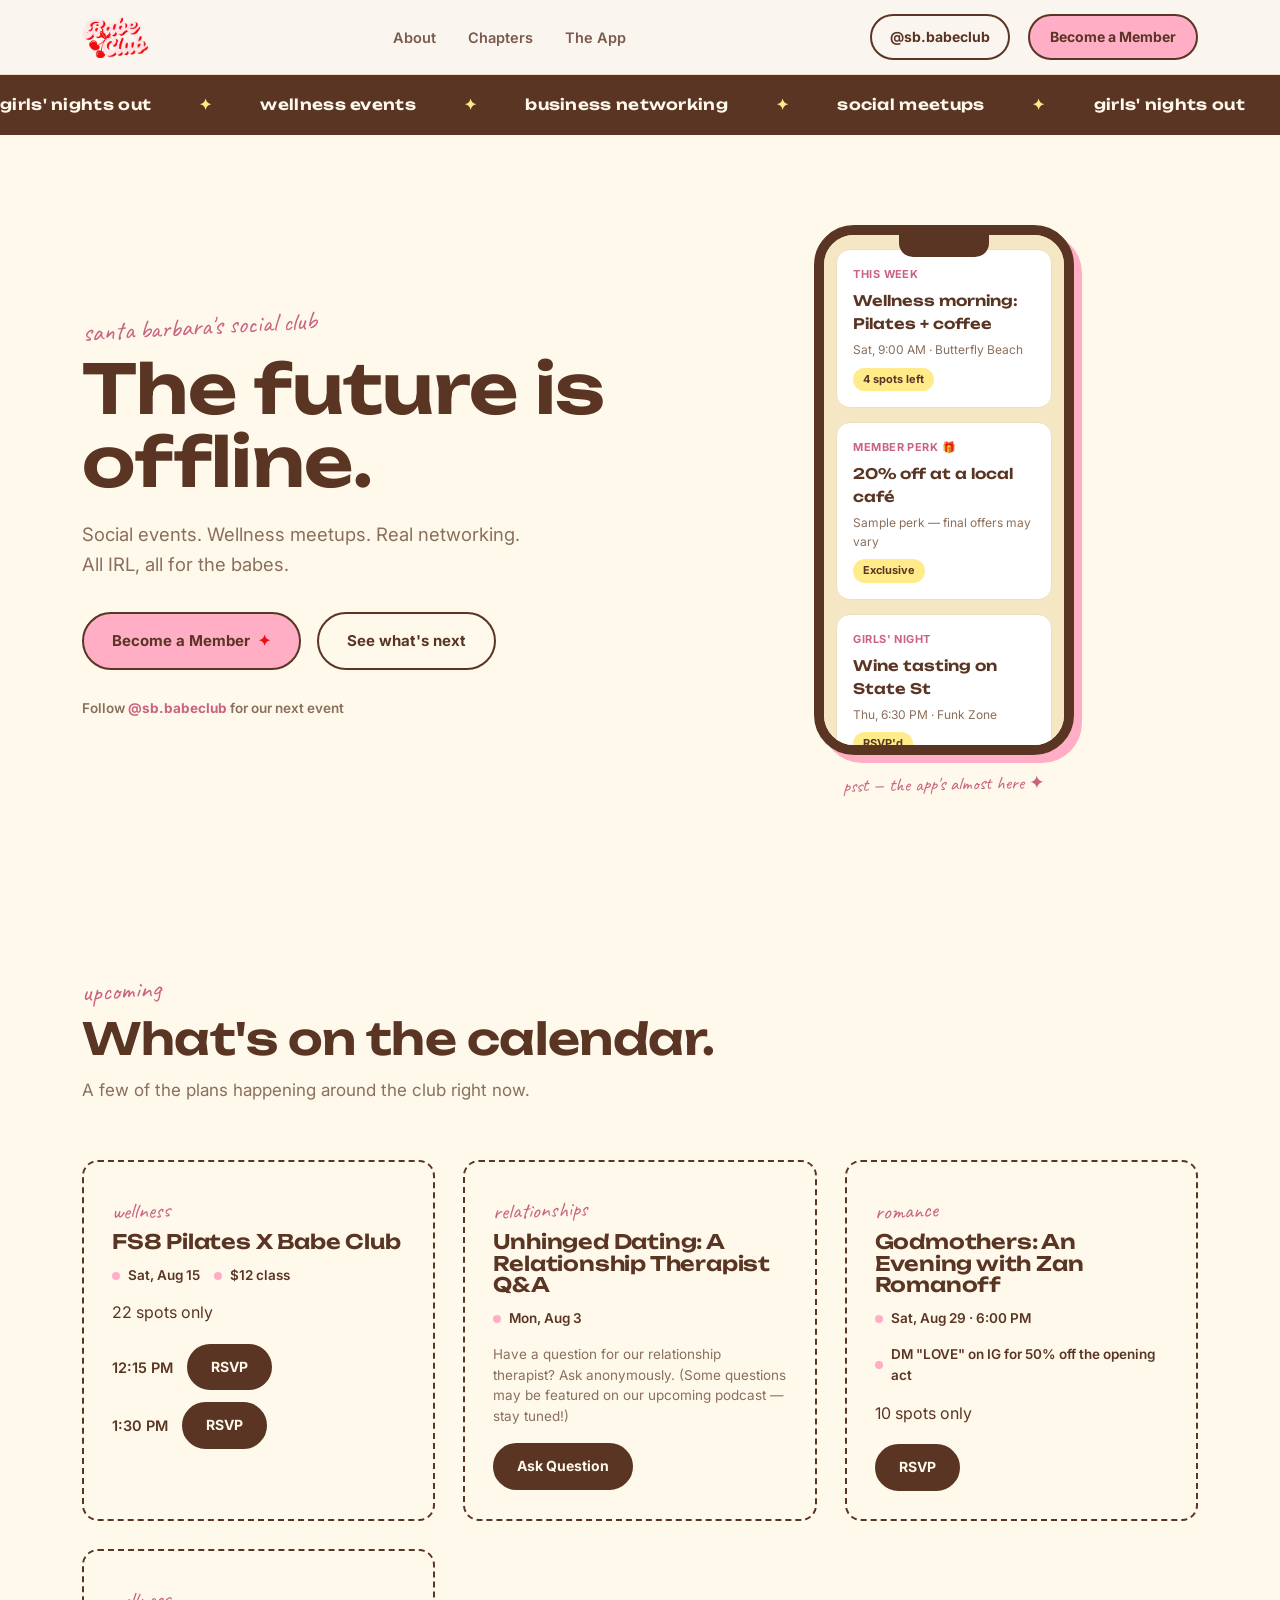
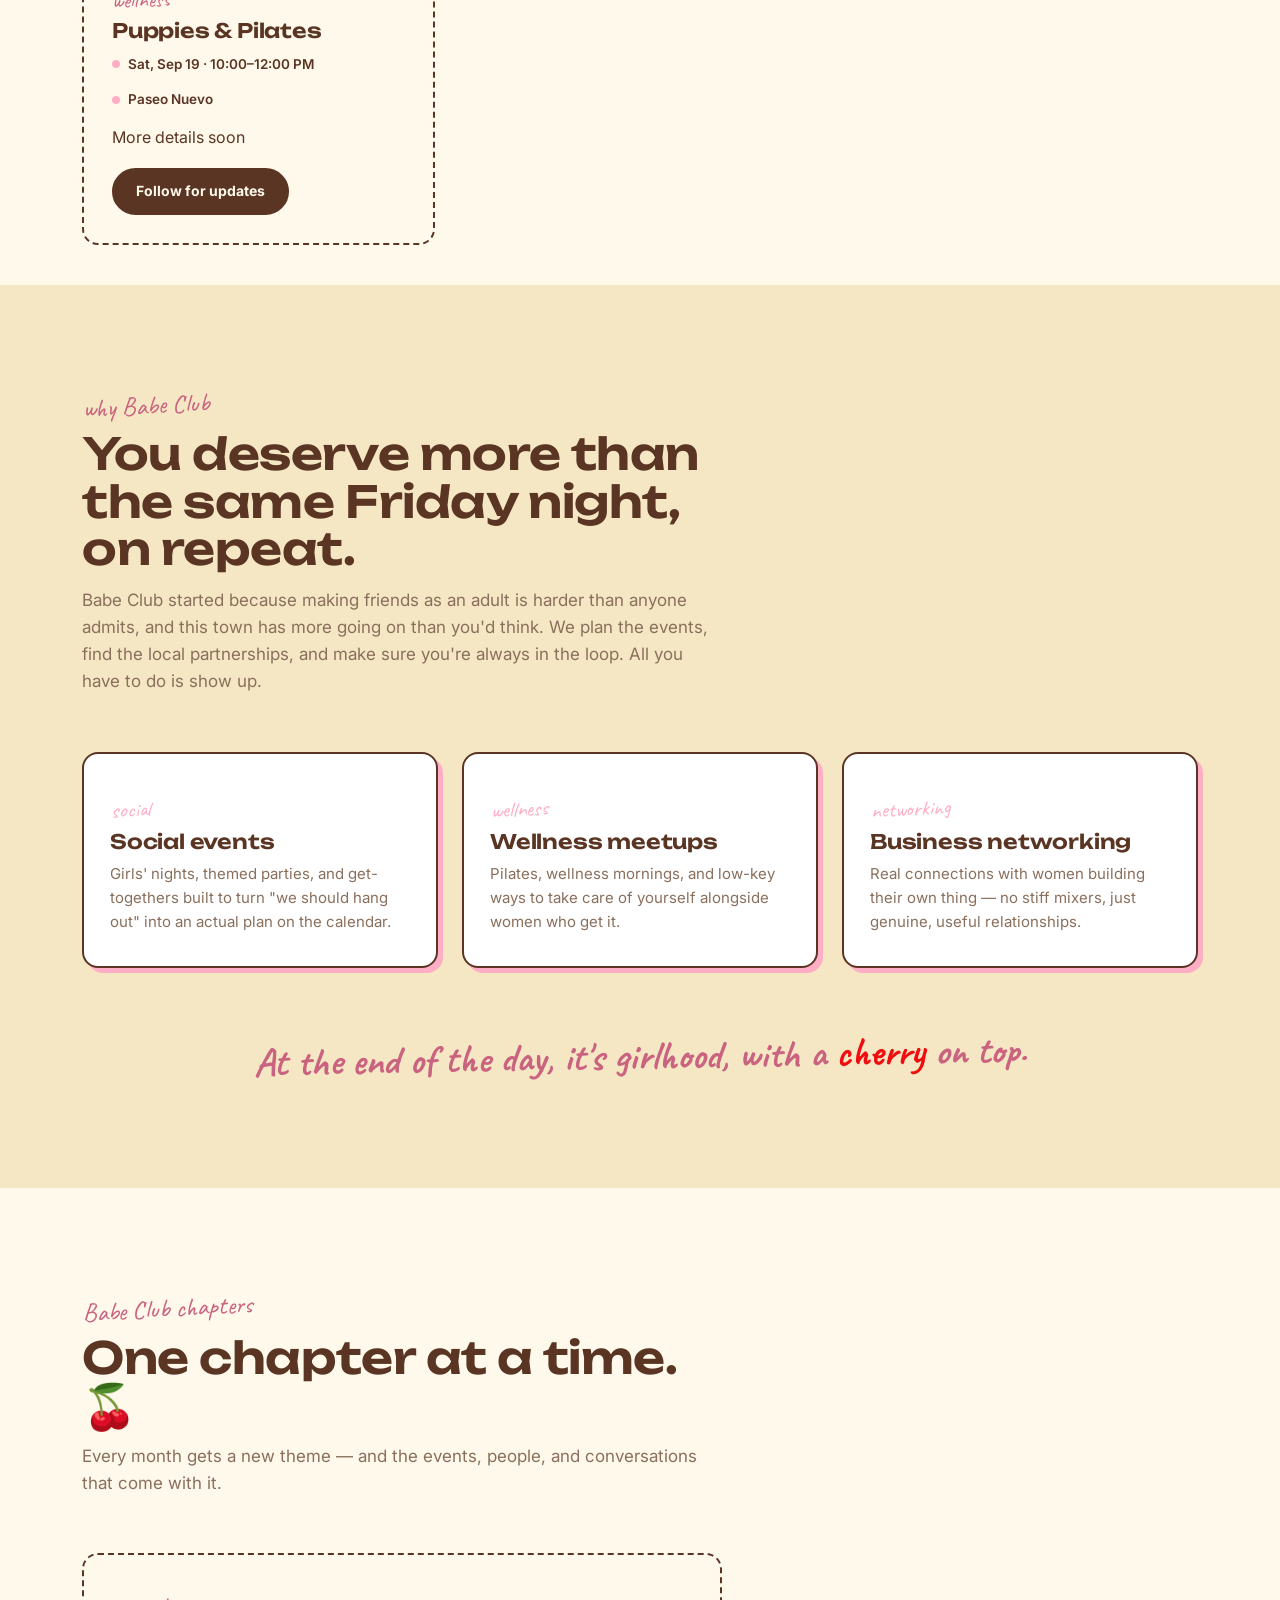
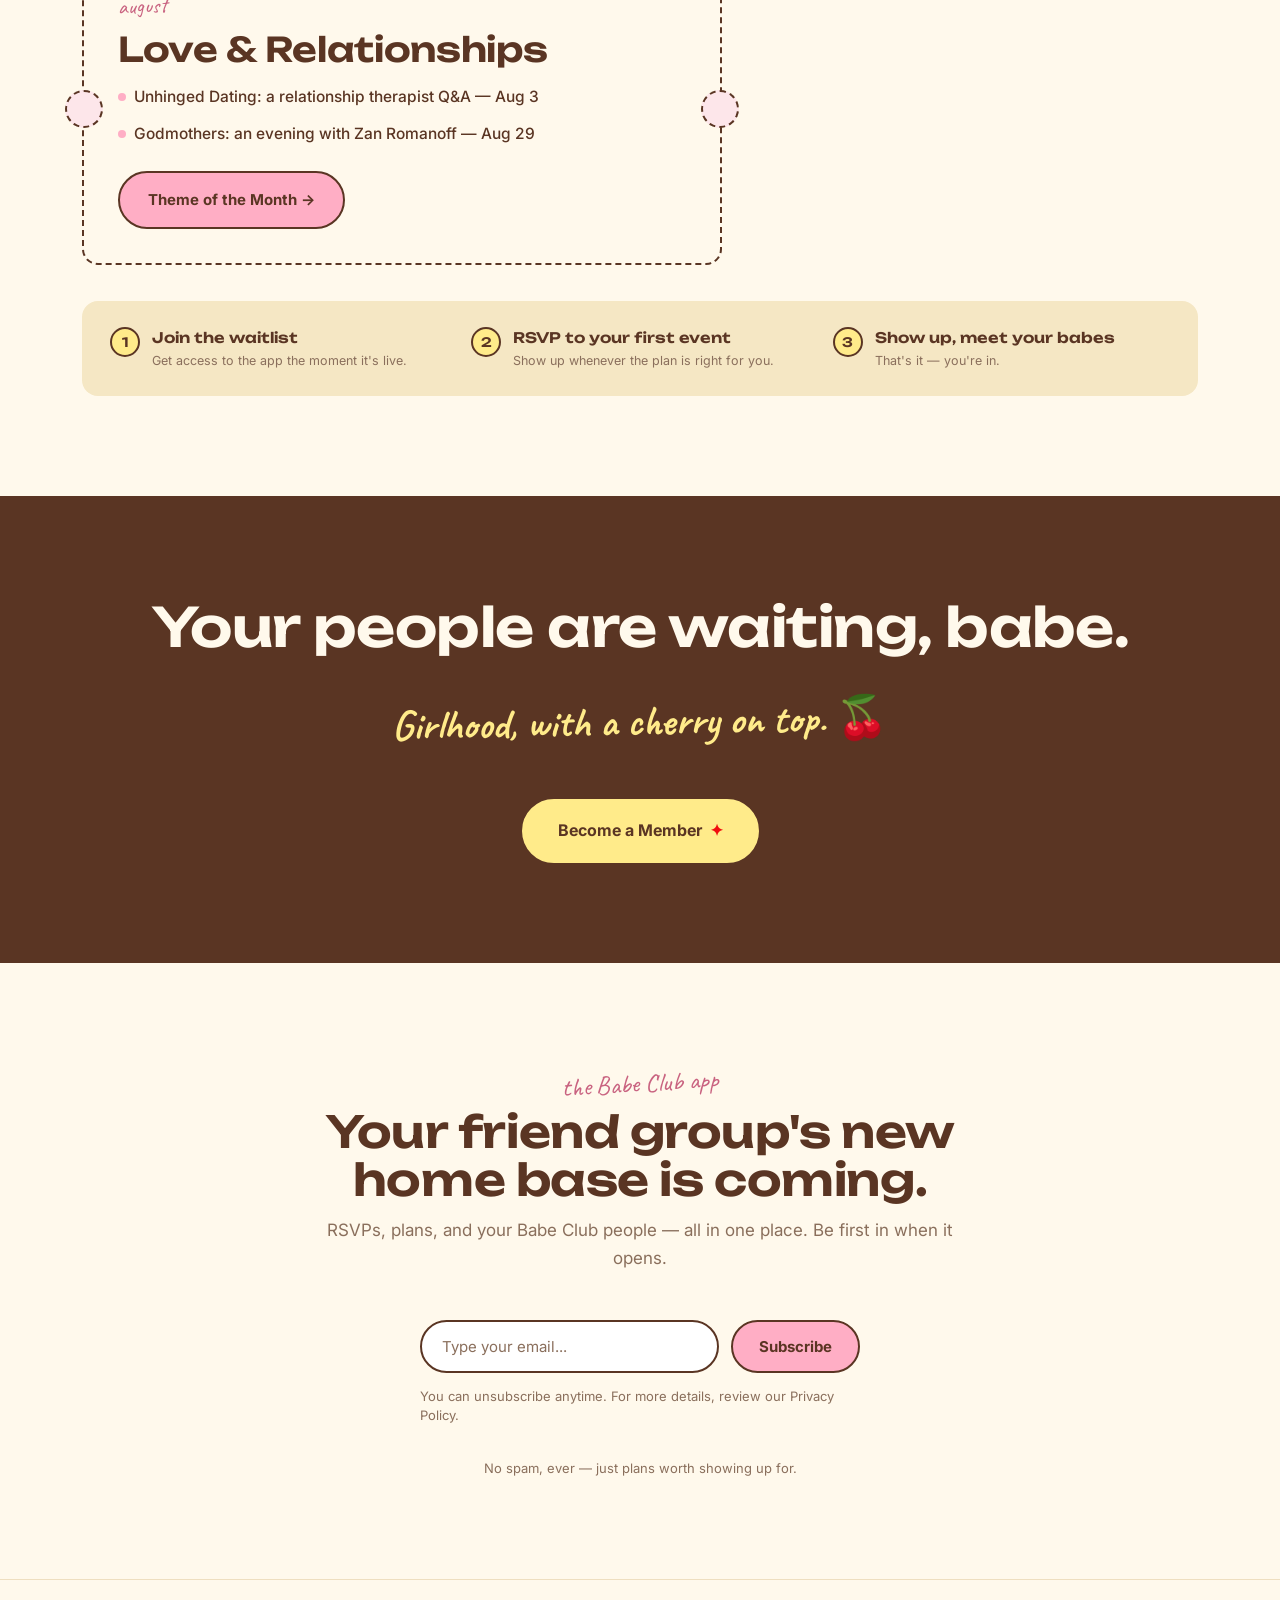
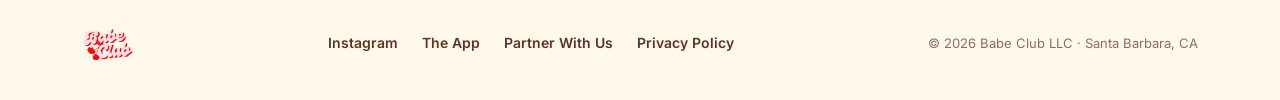
<file: index.html>
<!DOCTYPE html>
<html lang="en">
<head>
<meta charset="UTF-8">
<meta name="viewport" content="width=device-width, initial-scale=1.0">
<title>Babe Club — The future is offline.</title>
<meta name="description" content="Social events, wellness meetups, and real connection — built for women who want their community IRL. Santa Barbara's social club.">
<link rel="preconnect" href="https://fonts.googleapis.com">
<link rel="preconnect" href="https://fonts.gstatic.com" crossorigin>
<link href="https://fonts.googleapis.com/css2?family=Unbounded:wght@400;600;800&family=Inter:wght@400;500;600;700&family=Caveat:wght@600;700&family=Pacifico&display=swap" rel="stylesheet">
<style>
  :root{
    --cream: #FFF9EC;
    --cream-deep: #F5E7C4;
    --blush: #FFAEC5;
    --blush-soft: #FDE6EA;
    --rose: #FFAEC5;
    --rose-deep: #C96380;
    --mocha: #5A3523;
    --mocha-soft: #8A6F5C;
    --butter: #FFEB8A;
    --butter-deep: #E3C24A;
    --logo-red: #F00D0F;
    --white: #FFFFFF;
    --line: #EFDFC0;
    --radius-lg: 28px;
    --radius-md: 16px;
    --font-display: 'Unbounded', sans-serif;
    --font-body: 'Inter', sans-serif;
    --font-scribble: 'Caveat', cursive;
    --font-logo: 'Pacifico', cursive;
  }

  *{ box-sizing: border-box; margin: 0; padding: 0; }
  html{ scroll-behavior: smooth; }
  body{ background: var(--cream); color: var(--mocha); font-family: var(--font-body); line-height: 1.6; overflow-x: hidden; }
  img, svg{ display:block; max-width:100%; }
  a{ color: inherit; text-decoration: none; }
  .wrap{ max-width: 1180px; margin: 0 auto; padding: 0 32px; }
  h1,h2,h3{ font-family: var(--font-display); font-weight: 600; line-height: 1.08; letter-spacing: -0.01em; }

  .eyebrow{
    font-family: var(--font-scribble); font-size: 26px; color: var(--rose-deep);
    display: inline-block; transform: rotate(-3deg); margin-bottom: 4px;
  }

  .btn{
    display: inline-flex; align-items: center; gap: 8px; font-family: var(--font-body); font-weight: 700;
    font-size: 15px; padding: 15px 28px; border-radius: 999px; border: 2px solid var(--mocha);
    cursor: pointer; transition: transform .18s ease, box-shadow .18s ease; white-space: nowrap;
  }
  .btn-primary{ background: var(--rose); color: var(--mocha); border-color: var(--mocha); }
  .btn-primary:hover{ transform: translateY(-2px) rotate(-1deg); box-shadow: 4px 5px 0 var(--mocha); }
  .btn-ghost{ background: transparent; color: var(--mocha); }
  .btn-ghost:hover{ transform: translateY(-2px) rotate(1deg); box-shadow: 4px 5px 0 var(--butter-deep); }
  .btn-dark{ background: var(--mocha); color: var(--cream); border-color: var(--mocha); }
  .btn-dark:hover{ transform: translateY(-2px) rotate(-1deg); box-shadow: 4px 5px 0 var(--rose); }

  /* NAV */
  header{ position: sticky; top:0; z-index: 50; background: rgba(251,245,239,0.92); backdrop-filter: blur(6px); border-bottom: 1.5px solid var(--line); }
  nav.wrap{ display:flex; align-items:center; justify-content:space-between; padding-top: 14px; padding-bottom: 14px; }
  .logo-mark{ display:flex; align-items:center; gap:6px; flex-shrink:0; }
  .logo-mark img{ height: 42px; width:auto; display:block; flex-shrink:0; }
  .logo-mark.footer-logo img{ height: 32px; }
  .nav-links{ display:flex; align-items:center; gap: 32px; font-weight: 600; font-size: 14.5px; }
  .nav-links a{ opacity:.8; transition: opacity .15s; }
  .nav-links a:hover{ opacity:1; }
  .nav-cta{ display:flex; align-items:center; gap:18px; flex-shrink:1; min-width:0; }
  .menu-btn{ display:none; background:none; border:none; font-size:26px; cursor:pointer; color:var(--mocha); flex-shrink:0; }

  @media (max-width: 860px){ .nav-links{ display:none; } .menu-btn{ display:block; } }
  @media (max-width: 480px){ .nav-cta .btn-ghost{ display:none; } .nav-cta{ gap:10px; } }

  /* HERO */
  .hero{ position:relative; padding: 90px 0 70px; overflow:hidden; }
  .hero-inner{ display:grid; grid-template-columns: 1.05fr 0.95fr; gap:48px; align-items:center; }
  .hero-visual{ display:flex; flex-direction:column; align-items:center; }
  .hero h1{ font-size: clamp(40px, 5.6vw, 68px); margin-bottom: 22px; }
  .hero p.lede{ font-size: 18.5px; color: var(--mocha-soft); max-width: 460px; margin-bottom: 32px; }
  .hero-actions{ display:flex; gap:16px; flex-wrap:wrap; margin-bottom: 28px; }
  .hero-note{ font-size: 13.5px; color: var(--mocha-soft); font-weight:600; }
  @media (max-width: 860px){
    .hero-inner{ grid-template-columns:1fr; }
    .hero-visual{ margin-top:36px; }
  }
  .hero-note strong{ color: var(--rose-deep); }

  .stack-card{
    position:absolute; border-radius: var(--radius-md); border: 2.5px solid var(--mocha);
    display:flex; align-items:center; justify-content:center; flex-direction:column; gap:6px;
    box-shadow: 6px 6px 0 rgba(58,46,44,0.15);
  }
  .card-1{ width:220px; height:270px; background: var(--blush); top:10px; left:20px; transform: rotate(-7deg); z-index:2; }
  .card-2{ width:200px; height:250px; background: var(--rose); color:var(--cream); top:60px; right:10px; transform: rotate(6deg); z-index:1; }
  .card-3{ width:170px; height:170px; background: var(--butter); bottom:0; left:110px; transform: rotate(3deg); z-index:3; }
  .card-label{ font-family: var(--font-display); font-weight:600; font-size:15px; text-align:center; padding:0 16px; }
  .card-sub{ font-family: var(--font-scribble); font-size:18px; }

  /* MARQUEE */
  .marquee{ background: var(--mocha); color: var(--cream); padding: 16px 0; overflow:hidden; border-top:2px solid var(--mocha); border-bottom:2px solid var(--mocha); }
  .marquee-track{ display:flex; gap:48px; white-space:nowrap; animation: scroll 28s linear infinite; width:max-content; }
  .marquee-track span{ font-family: var(--font-display); font-size:15px; font-weight:600; letter-spacing:.02em; }
  .marquee-track span::after{ content:"✦"; margin-left:48px; color: var(--butter); }
  @keyframes scroll{ from{ transform: translateX(0); } to{ transform: translateX(-50%); } }
  @media (prefers-reduced-motion: reduce){ .marquee-track{ animation: none; } }

  /* SECTIONS */
  .section{ padding: 100px 0; }
  .section-tint{ background: var(--cream-deep); }
  .section-head{ max-width: 640px; margin-bottom: 56px; }
  .section-head h2{ font-size: clamp(30px, 4vw, 44px); margin-bottom:14px; }
  .section-head p{ color: var(--mocha-soft); font-size:17px; }
  .section-head.center{ margin: 0 auto 48px; text-align:center; }

  /* PILLARS */
  .pillars{ display:grid; grid-template-columns: repeat(3,1fr); gap:24px; }
  .pillar{
    background: var(--white); border:2px solid var(--mocha); border-radius: var(--radius-md);
    padding: 32px 26px; box-shadow: 5px 5px 0 var(--blush); transition: transform .2s ease;
  }
  .pillar:hover{ transform: translateY(-4px); }
  .pillar .tag-icon{ font-family: var(--font-scribble); font-size:22px; color: var(--rose); display:block; margin-bottom:10px; transform: rotate(-3deg); }
  .pillar h3{ font-size:20px; margin-bottom:10px; }
  .pillar p{ color: var(--mocha-soft); font-size:15px; }

  .cherry-line{ text-align:center; font-family: var(--font-scribble); font-size: 26px; color: var(--rose-deep); margin-top: 48px; transform: rotate(-1deg); }
  #about .cherry-line{ font-size: 40px; font-weight: 700; margin-top: 56px; }
  .cherry-line .word-red{ color: var(--logo-red); }

  @media (max-width: 860px){ .pillars{ grid-template-columns:1fr; } }


  /* EVENT */
  .event{ background: var(--blush-soft); border-top:2px solid var(--mocha); border-bottom:2px solid var(--mocha); }
  .event-inner{ display:grid; grid-template-columns: 1fr 1fr; gap:56px; align-items:center; }
  .ticket{ background: var(--cream); border:2.5px dashed var(--mocha); border-radius: var(--radius-md); padding: 34px; position:relative; }
  .ticket::before, .ticket::after{
    content:""; position:absolute; width:34px; height:34px; background: var(--blush-soft);
    border-radius:50%; top:50%; transform: translateY(-50%); border: 2.5px dashed var(--mocha);
  }
  .ticket::before{ left:-19px; }
  .ticket::after{ right:-19px; }
  .ticket .tag{ font-family: var(--font-scribble); font-size:22px; color: var(--rose-deep); transform: rotate(-2deg); display:inline-block; margin-bottom:6px; }
  .ticket h3{ font-size: clamp(26px, 3vw, 34px); margin-bottom:14px; }
  .ticket-meta{ display:flex; flex-wrap:wrap; gap:20px; margin: 18px 0 24px; font-weight:600; font-size:14.5px; }
  .ticket-meta div{ display:flex; align-items:center; gap:8px; }
  .dot{ width:8px; height:8px; border-radius:50%; background: var(--rose); flex-shrink:0; }
  .event-copy h2{ font-size: clamp(30px,4vw,44px); margin-bottom:16px; }
  .event-copy p{ color: var(--mocha-soft); font-size:17px; margin-bottom:26px; max-width:460px; }
  @media (max-width: 860px){ .event-inner{ grid-template-columns:1fr; } .ticket::before,.ticket::after{ display:none; } }

  /* WHAT'S ON THE CALENDAR */
  .week-grid{ display:grid; grid-template-columns: repeat(3,1fr); gap:28px; }
  .week-card{ display:flex; flex-direction:column; padding:28px; }
  .week-card::before, .week-card::after{ display:none; }
  .week-card h3{ font-size:20px; margin-bottom:12px; }
  .week-card .ticket-meta{ margin:0 0 14px; gap:14px; font-size:13.5px; }
  .week-card .app-tag{ align-self:flex-start; margin-bottom:18px; }
  .week-card .btn{ align-self:flex-start; padding:10px 22px; font-size:14px; }
  .week-card .week-note{ color: var(--mocha-soft); font-size:13.5px; line-height:1.55; margin:0 0 16px; }
  @media (max-width: 860px){
    .week-grid{
      display:flex;
      grid-template-columns:unset;
      overflow-x:auto;
      scroll-snap-type:x mandatory;
      -webkit-overflow-scrolling:touch;
      scrollbar-width:none;
      padding-bottom:6px;
    }
    .week-grid::-webkit-scrollbar{ display:none; }
    .week-grid .week-card{ flex:0 0 82%; scroll-snap-align:center; }
  }
  @media (max-width: 480px){ .week-grid .week-card{ flex-basis:88%; } }

  /* CHAPTERS TEASER */
  .chapter-card{ max-width:640px; }
  .chapter-card .ticket-meta.chapter-events{ flex-direction:column; align-items:flex-start; gap:12px; font-size:15.5px; font-weight:500; }
  .chapter-card .ticket-meta.chapter-events .dot{ flex-shrink:0; margin-top:8px; }
  .chapter-card .ticket-meta.chapter-events div{ align-items:flex-start; }
  .join-strip{ margin-top:36px; padding:26px 28px; background: var(--cream-deep); border-radius: var(--radius-md); display:flex; flex-wrap:wrap; gap:24px; }
  .join-step{ display:flex; align-items:flex-start; gap:12px; flex:1 1 200px; }
  .join-step-num{
    width:30px; height:30px; border-radius:50%; background: var(--butter); border:2px solid var(--mocha);
    display:flex; align-items:center; justify-content:center; font-family: var(--font-display); font-weight:600;
    font-size:13px; flex-shrink:0;
  }
  .join-step h4{ font-family: var(--font-display); font-weight:600; font-size:14.5px; margin-bottom:2px; }
  .join-step p{ color: var(--mocha-soft); font-size:12.5px; line-height:1.4; }
  @media (max-width: 640px){ .join-strip{ flex-direction:column; } }

  /* PHONE MOCKUP */
  .form-row{ display:flex; gap:12px; max-width: 440px; flex-wrap:wrap; }
  .form-row input[type=email]{
    flex:1; min-width:200px; padding: 15px 20px; border-radius: 999px; border:2px solid var(--mocha);
    font-family: var(--font-body); font-size:15px; background: var(--white); color: var(--mocha);
  }
  .form-row input[type=email]:focus{ outline: 3px solid var(--butter-deep); outline-offset: 2px; }
  .form-note{ font-size:13px; color: var(--mocha-soft); margin-top:14px; }
  .form-success{ display:none; font-weight:700; color: var(--rose-deep); font-size:16px; margin-top:18px; }

  /* MailerLite embed, restyled to match the site (MailerLite's own default CSS is not loaded) */
  .babe-ml-embed{ width:100% !important; max-width:440px; }
  .babe-ml-embed .ml-form-embedWrapper{ background:transparent; border:none; box-shadow:none; width:100% !important; }
  .babe-ml-embed .ml-form-embedBody{ padding:0; }
  .babe-ml-embed form.ml-block-form{ display:flex; flex-wrap:wrap; gap:12px; align-items:flex-start; width:100%; }
  .babe-ml-embed .ml-form-formContent{ order:1; flex:1; min-width:200px; margin:0; width:auto; }
  .babe-ml-embed .ml-form-fieldRow{ margin:0; width:100%; }
  .babe-ml-embed .ml-field-group input[type=email]{
    width:100%; box-sizing:border-box; padding:15px 20px; border-radius:999px; border:2px solid var(--mocha);
    font-family: var(--font-body); font-size:15px; background: var(--white); color: var(--mocha);
  }
  .babe-ml-embed .ml-field-group input[type=email]:focus{ outline: 3px solid var(--butter-deep); outline-offset: 2px; }
  .babe-ml-embed .ml-field-group input[type=email]::placeholder{ color: var(--mocha-soft); opacity:1; }
  .babe-ml-embed .ml-form-embedSubmit{ order:2; margin:0; width:auto; float:none; }
  .babe-ml-embed .ml-form-embedSubmit button.primary{
    display:inline-flex; align-items:center; gap:8px; font-family: var(--font-body); font-weight:700; font-size:15px;
    padding:15px 26px; border-radius:999px; border:2px solid var(--mocha); background: var(--rose); color: var(--mocha);
    cursor:pointer; transition: transform .15s ease, box-shadow .15s ease; width:auto; height:auto;
  }
  .babe-ml-embed .ml-form-embedSubmit button.primary:hover{ transform: translateY(-2px) rotate(-1deg); box-shadow: 4px 5px 0 var(--mocha); }
  .babe-ml-embed .ml-form-embedSubmit button.loading{ background:transparent; border:none; padding:14px; width:auto; }
  .babe-ml-embed .ml-form-embedSubmitLoad{ display:inline-block; width:20px; height:20px; }
  .babe-ml-embed .ml-form-embedSubmitLoad:after{
    content:""; display:block; width:16px; height:16px; margin:2px; border-radius:50%;
    border:3px solid var(--mocha); border-color: var(--mocha) var(--mocha) var(--mocha) transparent;
    animation: babeMlSpin 1s linear infinite;
  }
  @keyframes babeMlSpin{ to{ transform: rotate(360deg); } }
  .babe-ml-embed .ml-form-embedPermissions{ order:3; flex-basis:100%; margin-top:2px; }
  .babe-ml-embed .ml-form-embedPermissions p{ color: var(--mocha-soft); font-size:13px; line-height:1.5; margin:0; font-family: var(--font-body); }
  .babe-ml-embed .ml-form-embedPermissions p a{ color: var(--rose-deep); text-decoration: underline; }
  .babe-ml-embed .ml-form-recaptcha{ order:4; flex-basis:100%; margin:6px 0 0; float:none !important; }
  .babe-ml-embed .ml-form-successBody{ padding:0; }
  .babe-ml-embed .ml-form-successContent p{ font-family: var(--font-body); font-weight:700; color: var(--rose-deep); font-size:16px; margin:0; }
  .babe-ml-embed .sr-only{ position:absolute; width:1px; height:1px; padding:0; margin:-1px; overflow:hidden; clip:rect(0,0,0,0); border:0; }
  @media (max-width:480px){
    .babe-ml-embed form.ml-block-form{ flex-direction:column; }
    .babe-ml-embed .ml-form-embedSubmit,
    .babe-ml-embed .ml-form-embedSubmit button.primary{ width:100%; justify-content:center; }
    .babe-ml-embed .g-recaptcha{ transform:scale(0.85); transform-origin:0 0; }
  }

  .phone{
    width: 260px; height: 530px; margin: 0 auto; border: 10px solid var(--mocha); border-radius: 40px;
    background: var(--white); position:relative; overflow:hidden; box-shadow: 8px 8px 0 var(--blush);
  }
  .phone::before{
    content:""; position:absolute; top:0; left:50%; transform:translateX(-50%); width:90px; height:22px;
    background: var(--mocha); border-radius: 0 0 14px 14px; z-index:5;
  }
  .phone-screen{ position:relative; width:100%; height:100%; overflow:hidden; background: var(--cream-deep); }
  .phone-scroll{ position:absolute; top:0; left:0; width:100%; animation: phoneScroll 16s ease-in-out infinite; }
  .app-card{ margin: 14px 12px; padding: 16px; background: var(--white); border:1.5px solid var(--line); border-radius: 14px; }
  .app-card .app-eyebrow{ font-size:11px; font-weight:700; color: var(--rose-deep); text-transform:uppercase; letter-spacing:.04em; margin-bottom:6px; }
  .app-card h4{ font-family: var(--font-display); font-size:14.5px; font-weight:600; margin-bottom:4px; }
  .app-card p{ font-size:12px; color: var(--mocha-soft); }
  .app-card .app-tag{ display:inline-block; margin-top:8px; background: var(--butter); color: var(--mocha); font-size:11px; font-weight:700; padding:3px 10px; border-radius:999px; }
  @keyframes phoneScroll{
    0%, 8%{ transform: translateY(0); }
    25%, 33%{ transform: translateY(-260px); }
    50%, 58%{ transform: translateY(-520px); }
    75%, 100%{ transform: translateY(-780px); }
  }
  @media (prefers-reduced-motion: reduce){ .phone-scroll{ animation: none; } }

  .spark-red{ color: var(--logo-red); }

  /* FINAL CTA */
  .final-cta{ background: var(--mocha); color: var(--cream); text-align:center; border-top:2px solid var(--mocha); }
  .final-cta h2{ font-size: clamp(32px,5vw,54px); margin-bottom:32px; }
  .final-cta .cherry-line{ color: var(--butter); font-size: 42px; font-weight: 700; margin-top:0; margin-bottom:44px; }
  .final-cta .btn-primary{ border-color: var(--butter); background: var(--butter); color: var(--mocha); }
  .final-cta .btn-primary:hover{ box-shadow: 4px 5px 0 var(--rose); }

  footer{ padding: 48px 0 40px; border-top:1.5px solid var(--line); }
  .foot-inner{ display:flex; justify-content:space-between; align-items:center; flex-wrap:wrap; gap:20px; }
  .foot-links{ display:flex; gap:24px; font-weight:600; font-size:14px; }
  .foot-links a:hover{ color: var(--rose-deep); }
  .foot-copy{ font-size:13px; color: var(--mocha-soft); }

  @media (max-width: 640px){ .wrap{ padding: 0 20px; } .section{ padding: 70px 0; } }

  /* WAITLIST POPUP */
  .popup-overlay{
    display:none; position:fixed; inset:0; background: rgba(90,53,35,0.55);
    align-items:center; justify-content:center; padding:20px; z-index:999;
  }
  .popup-overlay.show{ display:flex; }
  .popup-modal{
    position:relative; background: var(--cream); border:2.5px solid var(--mocha); border-radius: var(--radius-md);
    box-shadow: 6px 6px 0 var(--butter); padding: 40px 34px; max-width:440px; width:100%; text-align:center;
  }
  .popup-close{
    position:absolute; top:14px; right:16px; background:none; border:none; cursor:pointer;
    font-family: var(--font-body); font-size:22px; line-height:1; color: var(--mocha); padding:4px; opacity:.7;
  }
  .popup-close:hover{ opacity:1; color: var(--rose-deep); }
  .popup-modal h3{ font-size:24px; margin-bottom:10px; }
  .popup-modal p{ color: var(--mocha-soft); font-size:15.5px; margin-bottom:22px; }
  .popup-modal .popup-embed{ max-width:100%; width:100%; margin:0 auto; }
  @media (max-width: 480px){ .popup-modal{ padding:32px 22px; } }
</style>
</head>
<body>

<header id="top">
  <nav class="wrap">
    <a href="index.html#top" class="logo-mark"><img src="[data-uri]" alt="Babe Club logo"></a>
    <div class="nav-links">
      <a href="#about">About</a>
      <a href="chapters.html">Chapters</a>
      <a href="#app">The App</a>
    </div>
    <div class="nav-cta">
      <a href="https://instagram.com/sb.babeclub" class="btn btn-ghost" style="padding:10px 18px; font-size:14px;">@sb.babeclub</a>
      <a href="membership.html" class="btn btn-primary" style="padding:10px 20px; font-size:14px;">Become a Member</a>
      <button class="menu-btn" aria-label="Menu" onclick="document.getElementById('mnav').classList.toggle('open')">☰</button>
    </div>
  </nav>
  <div id="mnav" style="display:none; flex-direction:column; padding:0 32px 20px; gap:14px; font-weight:600;">
    <a href="#about">About</a>
    <a href="chapters.html">Chapters</a>
    <a href="#app">The App</a>
    <a href="membership.html" class="btn btn-primary" style="text-align:center; margin-top:6px;">Become a Member</a>
  </div>
</header>

<div class="marquee" aria-hidden="true">
  <div class="marquee-track">
    <span>girls' nights out</span><span>wellness events</span><span>business networking</span><span>social meetups</span><span>girls' nights out</span><span>wellness events</span><span>business networking</span><span>social meetups</span>
  </div>
</div>

<section class="hero">
  <div class="wrap hero-inner">
    <div>
      <span class="eyebrow">santa barbara's social club</span>
      <h1>The future is offline.</h1>
      <p class="lede">Social events. Wellness meetups. Real networking. All IRL, all for the babes.</p>
      <div class="hero-actions">
        <a href="membership.html" class="btn btn-primary">Become a Member <span class="spark-red">✦</span></a>
        <a href="#week" class="btn btn-ghost">See what's next</a>
      </div>
      <p class="hero-note">Follow <strong>@sb.babeclub</strong> for our next event</p>
    </div>
    <div class="hero-visual">
      <div class="phone" role="img" aria-label="Preview of the Babe Club app scrolling through upcoming events">
        <div class="phone-screen">
          <div class="phone-scroll">
            <div class="app-card">
              <div class="app-eyebrow">This week</div>
              <h4>Wellness morning: Pilates + coffee</h4>
              <p>Sat, 9:00 AM · Butterfly Beach</p>
              <span class="app-tag">4 spots left</span>
            </div>
            <div class="app-card">
              <div class="app-eyebrow">Member Perk 🎁</div>
              <h4>20% off at a local café</h4>
              <p>Sample perk — final offers may vary</p>
              <span class="app-tag">Exclusive</span>
            </div>
            <div class="app-card">
              <div class="app-eyebrow">Girls' night</div>
              <h4>Wine tasting on State St</h4>
              <p>Thu, 6:30 PM · Funk Zone</p>
              <span class="app-tag">RSVP'd</span>
            </div>
            <div class="app-card">
              <div class="app-eyebrow">Local Partner 🤝</div>
              <h4>Exclusive deals with Santa Barbara favorites</h4>
              <p>Coming soon</p>
              <span class="app-tag">Preview</span>
            </div>
            <div class="app-card">
              <div class="app-eyebrow">Networking</div>
              <h4>Founders + friends happy hour</h4>
              <p>Tue, 5:30 PM · Downtown SB</p>
              <span class="app-tag">New</span>
            </div>
            <div class="app-card">
              <div class="app-eyebrow">Meet Your Babes 👋</div>
              <h4>Swipe to find your people</h4>
              <p>Coming soon to the app</p>
              <span class="app-tag">Preview</span>
            </div>
            <div class="app-card">
              <div class="app-eyebrow">This week</div>
              <h4>Wellness morning: Pilates + coffee</h4>
              <p>Sat, 9:00 AM · Butterfly Beach</p>
              <span class="app-tag">4 spots left</span>
            </div>
            <div class="app-card">
              <div class="app-eyebrow">Member Perk 🎁</div>
              <h4>20% off at a local café</h4>
              <p>Sample perk — final offers may vary</p>
              <span class="app-tag">Exclusive</span>
            </div>
          </div>
        </div>
      </div>
      <p style="text-align:center; font-family: var(--font-scribble); font-size:19px; color: var(--rose-deep); margin-top:14px; transform: rotate(-1deg);">psst — the app's almost here ✦</p>
    </div>
  </div>
</section>

<section class="section" id="week" style="padding-bottom:40px;">
  <div class="wrap">
    <div class="section-head">
      <span class="eyebrow">upcoming</span>
      <h2>What's on the calendar.</h2>
      <p>A few of the plans happening around the club right now.</p>
    </div>
    <div class="week-grid">
      <div class="ticket week-card">
        <span class="tag">wellness</span>
        <h3>FS8 Pilates X Babe Club</h3>
        <div class="ticket-meta">
          <div><span class="dot"></span>Sat, Aug 15</div>
          <div><span class="dot"></span>$12 class</div>
        </div>
        <span class="app-tag">22 spots only</span>
        <div style="display:flex; flex-direction:column; gap:12px;">
          <div style="display:flex; align-items:center; gap:14px; flex-wrap:wrap;">
            <span style="font-weight:600; font-size:14.5px;">12:15 PM</span>
            <a href="https://luma.com/yv4jvopj" class="btn btn-dark" target="_blank" rel="noopener">RSVP</a>
          </div>
          <div style="display:flex; align-items:center; gap:14px; flex-wrap:wrap;">
            <span style="font-weight:600; font-size:14.5px;">1:30 PM</span>
            <a href="https://luma.com/zfrvrrkd" class="btn btn-dark" target="_blank" rel="noopener">RSVP</a>
          </div>
        </div>
      </div>
      <div class="ticket week-card">
        <span class="tag">relationships</span>
        <h3>Unhinged Dating: A Relationship Therapist Q&amp;A</h3>
        <div class="ticket-meta">
          <div><span class="dot"></span>Mon, Aug 3</div>
        </div>
        <p class="week-note">Have a question for our relationship therapist? Ask anonymously. (Some questions may be featured on our upcoming podcast — stay tuned!)</p>
        <a href="https://ngl.link/sb.babeclub" class="btn btn-dark" target="_blank" rel="noopener">Ask Question</a>
      </div>
      <div class="ticket week-card">
        <span class="tag">romance</span>
        <h3>Godmothers: An Evening with Zan Romanoff</h3>
        <div class="ticket-meta">
          <div><span class="dot"></span>Sat, Aug 29 · 6:00 PM</div>
          <div><span class="dot"></span>DM "LOVE" on IG for 50% off the opening act</div>
        </div>
        <span class="app-tag">10 spots only</span>
        <a href="https://godmothers.com/products/godmothers-gather-zan-romanoff" class="btn btn-dark" target="_blank" rel="noopener">RSVP</a>
      </div>
      <div class="ticket week-card">
        <span class="tag">wellness</span>
        <h3>Puppies &amp; Pilates</h3>
        <div class="ticket-meta">
          <div><span class="dot"></span>Sat, Sep 19 · 10:00–12:00 PM</div>
          <div><span class="dot"></span>Paseo Nuevo</div>
        </div>
        <span class="app-tag">More details soon</span>
        <a href="https://instagram.com/sb.babeclub" class="btn btn-dark" target="_blank" rel="noopener">Follow for updates</a>
      </div>
    </div>
  </div>
</section>

<section class="section section-tint" id="about">
  <div class="wrap">
    <div class="section-head">
      <span class="eyebrow">why Babe Club</span>
      <h2>You deserve more than the same Friday night, on repeat.</h2>
      <p>Babe Club started because making friends as an adult is harder than anyone admits, and this town has more going on than you'd think. We plan the events, find the local partnerships, and make sure you're always in the loop. All you have to do is show up.</p>
    </div>
    <div class="pillars">
      <div class="pillar">
        <span class="tag-icon">social</span>
        <h3>Social events</h3>
        <p>Girls' nights, themed parties, and get-togethers built to turn "we should hang out" into an actual plan on the calendar.</p>
      </div>
      <div class="pillar">
        <span class="tag-icon">wellness</span>
        <h3>Wellness meetups</h3>
        <p>Pilates, wellness mornings, and low-key ways to take care of yourself alongside women who get it.</p>
      </div>
      <div class="pillar">
        <span class="tag-icon">networking</span>
        <h3>Business networking</h3>
        <p>Real connections with women building their own thing — no stiff mixers, just genuine, useful relationships.</p>
      </div>
    </div>
    <p class="cherry-line">At the end of the day, it's girlhood, with a <span class="word-red">cherry</span> on top.</p>
  </div>
</section>

<section class="section" id="chapters-teaser">
  <div class="wrap">
    <div class="section-head">
      <span class="eyebrow">Babe Club chapters</span>
      <h2>One chapter at a time. 🍒</h2>
      <p>Every month gets a new theme — and the events, people, and conversations that come with it.</p>
    </div>
    <div class="ticket chapter-card">
      <span class="tag">august</span>
      <h3>Love &amp; Relationships</h3>
      <div class="ticket-meta chapter-events">
        <div><span class="dot"></span>Unhinged Dating: a relationship therapist Q&amp;A — Aug 3</div>
        <div><span class="dot"></span>Godmothers: an evening with Zan Romanoff — Aug 29</div>
      </div>
      <a href="chapters.html" class="btn btn-primary">Theme of the Month →</a>
    </div>
    <div class="join-strip">
      <div class="join-step">
        <span class="join-step-num">1</span>
        <div>
          <h4>Join the waitlist</h4>
          <p>Get access to the app the moment it's live.</p>
        </div>
      </div>
      <div class="join-step">
        <span class="join-step-num">2</span>
        <div>
          <h4>RSVP to your first event</h4>
          <p>Show up whenever the plan is right for you.</p>
        </div>
      </div>
      <div class="join-step">
        <span class="join-step-num">3</span>
        <div>
          <h4>Show up, meet your babes</h4>
          <p>That's it — you're in.</p>
        </div>
      </div>
    </div>
  </div>
</section>

<section class="final-cta section">
  <div class="wrap">
    <h2>Your people are waiting, babe.</h2>
    <p class="cherry-line">Girlhood, with a cherry on top. 🍒</p>
    <a href="membership.html" class="btn btn-primary" style="font-size:16px; padding:17px 34px;">Become a Member <span class="spark-red">✦</span></a>
  </div>
</section>

<section class="section waitlist" id="app">
  <div class="wrap">
    <div class="section-head center">
      <span class="eyebrow">the Babe Club app</span>
      <h2>Your friend group's new home base is coming.</h2>
      <p>RSVPs, plans, and your Babe Club people — all in one place. Be first in when it opens.</p>
    </div>
    <div style="max-width:440px; margin:0 auto;">
      <div id="mlb2-44285624" class="ml-form-embedContainer babe-ml-embed">
        <div class="ml-form-embedWrapper embedForm">
          <div class="ml-form-embedBody ml-form-embedBodyDefault row-form">
            <form class="ml-block-form" action="https://assets.mailerlite.com/jsonp/2543443/forms/194366883137324142/subscribe" data-code="" method="post" target="ml-hidden-frame">
              <div class="ml-form-formContent">
                <div class="ml-form-fieldRow ml-last-item">
                  <div class="ml-field-group ml-field-email ml-validate-email ml-validate-required">
                    <input aria-label="email" aria-required="true" type="email" class="form-control" data-inputmask="" name="fields[email]" placeholder="Type your email..." autocomplete="email">
                  </div>
                </div>
              </div>
              <div class="ml-form-embedPermissions">
                <div class="ml-form-embedPermissionsContent default privacy-policy">
                  <p>You can unsubscribe anytime. For more details, review our Privacy Policy.</p>
                </div>
              </div>
              <div class="ml-form-recaptcha ml-validate-required">
                <div class="g-recaptcha" data-sitekey="6Lf1KHQUAAAAAFNKEX1hdSWCS3mRMv4FlFaNslaD"></div>
              </div>
              <input type="hidden" name="ml-submit" value="1">
              <div class="ml-form-embedSubmit">
                <button type="submit" class="primary">Subscribe</button>
                <button disabled="disabled" style="display: none;" type="button" class="loading">
                  <div class="ml-form-embedSubmitLoad"></div>
                  <span class="sr-only">Loading...</span>
                </button>
              </div>
              <input type="hidden" name="anticsrf" value="true">
            </form>
          </div>
          <div class="ml-form-successBody row-success" style="display: none">
            <div class="ml-form-successContent">
              <p>You have successfully joined our subscriber list.</p>
            </div>
          </div>
        </div>
      </div>
      <p class="form-note" style="text-align:center;">No spam, ever — just plans worth showing up for.</p>
    </div>
  </div>
</section>

<footer>
  <div class="wrap foot-inner">
    <a href="index.html#top" class="logo-mark footer-logo"><img src="[data-uri]" alt="Babe Club logo"></a>
    <div class="foot-links">
      <a href="https://instagram.com/sb.babeclub">Instagram</a>
      <a href="#app">The App</a>
      <a href="vendors.html">Partner With Us</a>
      <a href="privacy.html">Privacy Policy</a>
    </div>
    <div class="foot-copy">© 2026 Babe Club LLC · Santa Barbara, CA</div>
  </div>
</footer>

<div class="popup-overlay" id="waitlistPopup">
  <div class="popup-modal">
    <button class="popup-close" id="waitlistPopupClose" aria-label="Close">&times;</button>
    <h3>psst, babe... 👀</h3>
    <p>There's an app coming. Want in before anyone else?</p>
    <div class="popup-embed">
      <div id="mlb2-44285624-popup" class="ml-form-embedContainer babe-ml-embed" style="margin:0 auto;">
        <div class="ml-form-embedWrapper embedForm">
          <div class="ml-form-embedBody ml-form-embedBodyDefault row-form">
            <form class="ml-block-form" action="https://assets.mailerlite.com/jsonp/2543443/forms/194366883137324142/subscribe" data-code="" method="post" target="ml-hidden-frame">
              <div class="ml-form-formContent">
                <div class="ml-form-fieldRow ml-last-item">
                  <div class="ml-field-group ml-field-email ml-validate-email ml-validate-required">
                    <input aria-label="email" aria-required="true" type="email" class="form-control" data-inputmask="" name="fields[email]" placeholder="Type your email..." autocomplete="email">
                  </div>
                </div>
              </div>
              <div class="ml-form-embedPermissions">
                <div class="ml-form-embedPermissionsContent default privacy-policy">
                  <p>You can unsubscribe anytime. For more details, review our Privacy Policy.</p>
                </div>
              </div>
              <div class="ml-form-recaptcha ml-validate-required">
                <div class="g-recaptcha" data-sitekey="6Lf1KHQUAAAAAFNKEX1hdSWCS3mRMv4FlFaNslaD"></div>
              </div>
              <input type="hidden" name="ml-submit" value="1">
              <div class="ml-form-embedSubmit">
                <button type="submit" class="primary">Subscribe</button>
                <button disabled="disabled" style="display: none;" type="button" class="loading">
                  <div class="ml-form-embedSubmitLoad"></div>
                  <span class="sr-only">Loading...</span>
                </button>
              </div>
              <input type="hidden" name="anticsrf" value="true">
            </form>
          </div>
          <div class="ml-form-successBody row-success" style="display: none">
            <div class="ml-form-successContent">
              <p>You have successfully joined our subscriber list.</p>
            </div>
          </div>
        </div>
      </div>
    </div>
  </div>
</div>

<script>
  document.querySelectorAll('#mnav a').forEach(a => a.addEventListener('click', () => {
    document.getElementById('mnav').style.display = 'none';
  }));
  const menuBtn = document.querySelector('.menu-btn');
  const mnav = document.getElementById('mnav');
  menuBtn.addEventListener('click', () => {
    mnav.style.display = mnav.style.display === 'flex' ? 'none' : 'flex';
  });

  const waitlistPopup = document.getElementById('waitlistPopup');
  const waitlistPopupClose = document.getElementById('waitlistPopupClose');
  if (!localStorage.getItem('babeClubWaitlistPopupShown')) {
    setTimeout(() => {
      waitlistPopup.classList.add('show');
      localStorage.setItem('babeClubWaitlistPopupShown', 'true');
    }, 10000);
  }
  waitlistPopupClose.addEventListener('click', () => {
    waitlistPopup.classList.remove('show');
  });
</script>

<iframe name="ml-hidden-frame" style="display:none;" aria-hidden="true" tabindex="-1"></iframe>

<script src="https://www.google.com/recaptcha/api.js"></script>
<script src="https://groot.mailerlite.com/js/w/webforms.min.js?v83147fa8ce2d95cb73ece7f28b469519" type="text/javascript"></script>
<script>
  fetch("https://assets.mailerlite.com/jsonp/2543443/forms/194366883137324142/takel")
</script>
<script>
  // Real submission goes to the hidden iframe above (no popup blockers, no blank-tab JSON).
  // We drive the same-tab redirect ourselves rather than depending on MailerLite's
  // async widget JS to call a per-instance success callback, since that couldn't be
  // reliably verified across two embed instances on one page.
  var mlForms = document.querySelectorAll('.babe-ml-embed form.ml-block-form');
  mlForms.forEach(function (form, formIndex) {
    form.addEventListener('submit', function (e) {
      if (!form.checkValidity()) {
        e.preventDefault();
        form.reportValidity();
        return;
      }
      var recaptchaOk = true;
      if (form.querySelector('.g-recaptcha') && window.grecaptcha) {
        try {
          recaptchaOk = !!grecaptcha.getResponse(formIndex);
        } catch (err) {
          recaptchaOk = true;
        }
      }
      if (!recaptchaOk) {
        e.preventDefault();
        alert('Please complete the reCAPTCHA before subscribing.');
        return;
      }
      setTimeout(function () {
        window.location.href = 'welcome.html';
      }, 400);
    });
  });
</script>

</body>
</html>
</file>
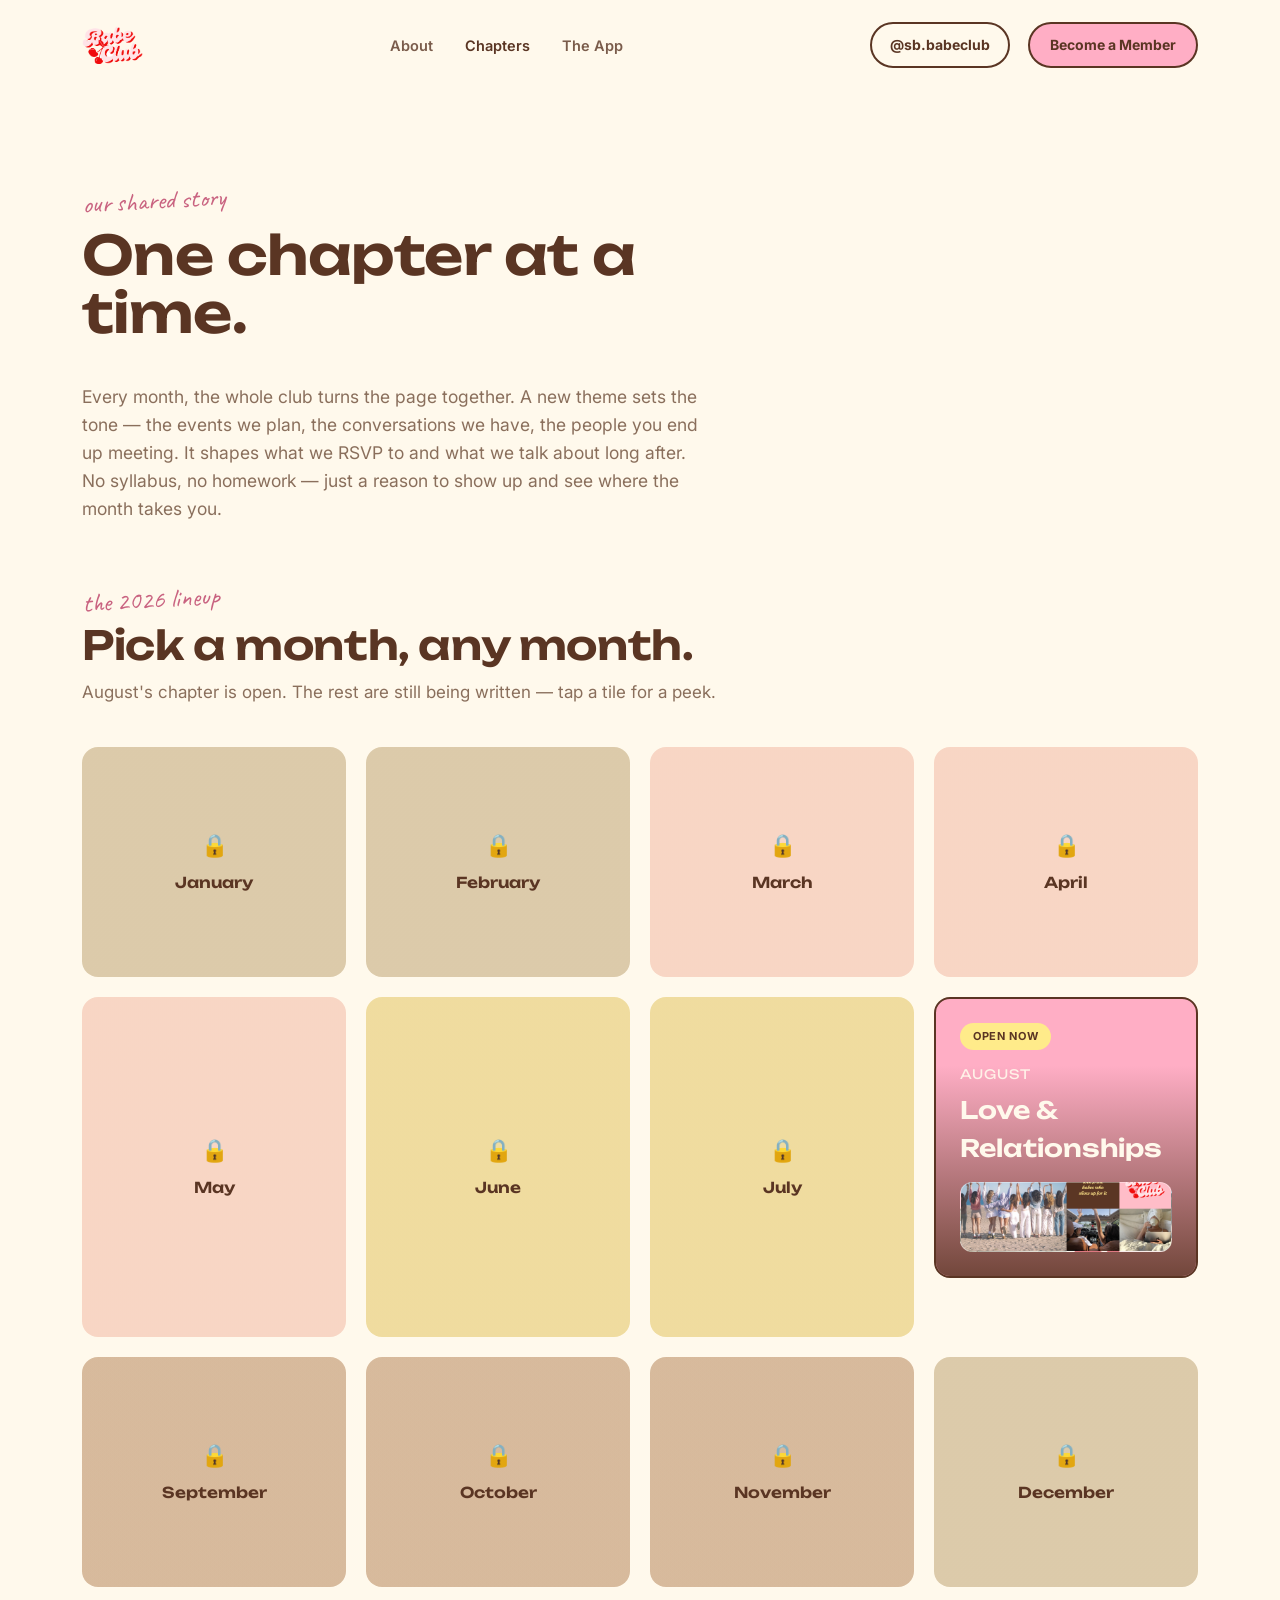
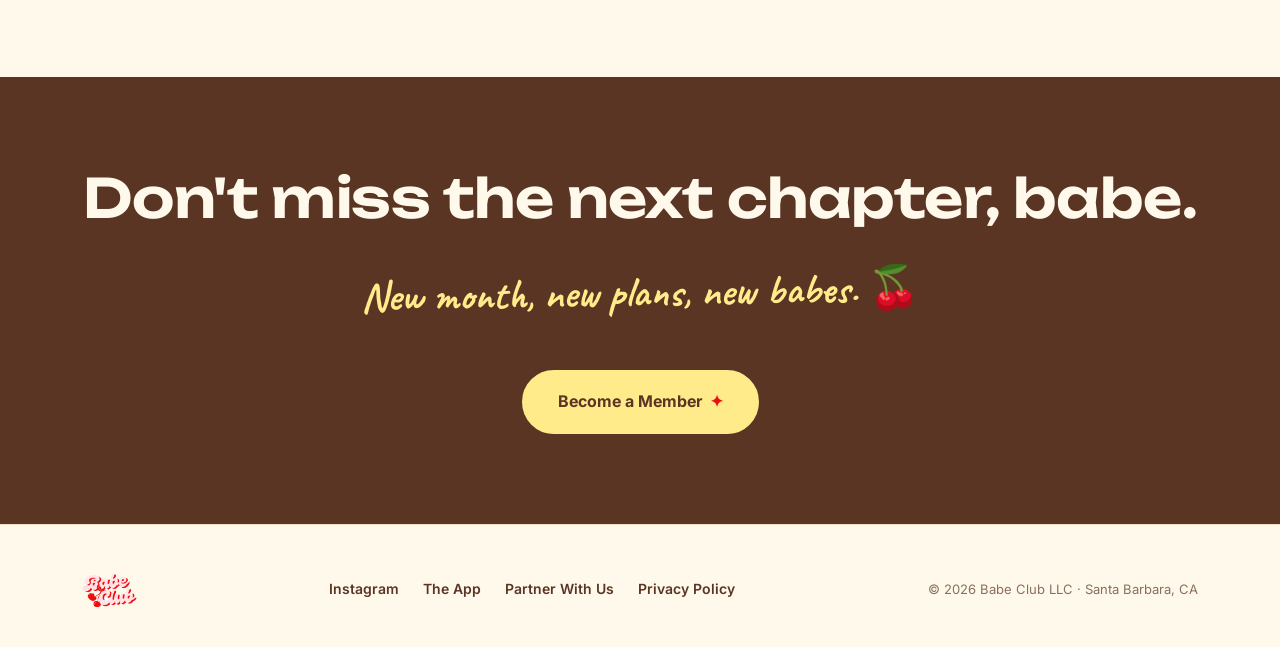
<file: chapters.html>
<!DOCTYPE html>
<html lang="en">
<head>
<meta charset="UTF-8">
<meta name="viewport" content="width=device-width, initial-scale=1.0">
<title>Chapters — Babe Club</title>
<meta name="description" content="A new theme every month — the events, conversations, and connections Babe Club moves through together.">
<link rel="preconnect" href="https://fonts.googleapis.com">
<link rel="preconnect" href="https://fonts.gstatic.com" crossorigin>
<link href="https://fonts.googleapis.com/css2?family=Unbounded:wght@400;600;800&family=Inter:wght@400;500;600;700&family=Caveat:wght@600;700&family=Pacifico&display=swap" rel="stylesheet">
<style>
  :root{
    --cream: #FFF9EC;
    --cream-deep: #F5E7C4;
    --blush: #FFAEC5;
    --blush-soft: #FDE6EA;
    --rose: #FFAEC5;
    --rose-deep: #C96380;
    --mocha: #5A3523;
    --mocha-soft: #8A6F5C;
    --butter: #FFEB8A;
    --butter-deep: #E3C24A;
    --logo-red: #F00D0F;
    --white: #FFFFFF;
    --line: #EFDFC0;
    --radius-lg: 28px;
    --radius-md: 16px;
    --font-display: 'Unbounded', sans-serif;
    --font-body: 'Inter', sans-serif;
    --font-scribble: 'Caveat', cursive;
    --font-logo: 'Pacifico', cursive;
  }

  *{ box-sizing: border-box; margin: 0; padding: 0; }
  html{ scroll-behavior: smooth; }
  body{ background: var(--cream); color: var(--mocha); font-family: var(--font-body); line-height: 1.6; overflow-x: hidden; }
  img, svg{ display:block; max-width:100%; }
  a{ color: inherit; text-decoration: none; }
  .wrap{ max-width: 1180px; margin: 0 auto; padding: 0 32px; }
  h1,h2,h3,h4{ font-family: var(--font-display); font-weight: 600; line-height: 1.08; letter-spacing: -0.01em; }

  .eyebrow{
    font-family: var(--font-scribble); font-size: 26px; color: var(--rose-deep);
    display: inline-block; transform: rotate(-3deg); margin-bottom: 4px;
  }

  .btn{
    display:inline-flex; align-items:center; gap:8px; font-weight:700; font-size:15px;
    padding: 14px 26px; border-radius: 999px; border: 2px solid var(--mocha);
    transition: transform .15s, box-shadow .15s; cursor:pointer;
  }
  .btn-primary{ background: var(--rose); color: var(--mocha); border-color: var(--mocha); }
  .btn-primary:hover{ transform: translateY(-2px) rotate(-1deg); box-shadow: 4px 5px 0 var(--mocha); }
  .btn-ghost{ background: transparent; color: var(--mocha); }
  .btn-ghost:hover{ transform: translateY(-2px) rotate(1deg); box-shadow: 4px 5px 0 var(--butter-deep); }
  .btn-dark{ background: var(--mocha); color: var(--cream); border-color: var(--mocha); }
  .btn-dark:hover{ transform: translateY(-2px) rotate(-1deg); box-shadow: 4px 5px 0 var(--rose); }
  .spark-red{ color: var(--logo-red); }

  header{ padding: 22px 0; }
  nav.wrap{ display:flex; align-items:center; justify-content:space-between; }
  .logo-mark img{ height:38px; width:auto; }
  .nav-links{ display:flex; align-items:center; gap: 32px; font-weight: 600; font-size: 14.5px; }
  .nav-links a{ opacity:.8; transition: opacity .15s; }
  .nav-links a:hover{ opacity:1; }
  .nav-links a.active{ opacity:1; }
  .nav-cta{ display:flex; align-items:center; gap:18px; }
  @media (max-width: 860px){ .nav-links{ display:none; } }

  .section{ padding: 90px 0; }
  .section-head{ max-width: 640px; margin-bottom: 40px; }
  .section-head h1{ font-size: clamp(34px, 5vw, 54px); margin-bottom:16px; }
  .section-head h2{ font-size: clamp(28px, 3.6vw, 40px); margin-bottom:12px; }
  .section-head p{ color: var(--mocha-soft); font-size:17px; }

  .chapters-intro p.lede{ max-width:620px; color: var(--mocha-soft); font-size:17.5px; margin-top:6px; }

  /* CALENDAR GRID */
  .chapters-grid{ display:grid; grid-template-columns: repeat(4, 1fr); grid-auto-flow: dense; gap:20px; }

  .chapter-tile{ min-height:230px; }
  .chapter-tile-btn{
    display:block; width:100%; height:100%; cursor:pointer; position:relative;
    perspective: 1400px; border-radius: var(--radius-md);
  }
  .chapter-tile-btn:focus-visible{ outline:3px solid var(--butter-deep); outline-offset:3px; border-radius: var(--radius-md); }
  .chapter-tile-inner{
    position:relative; width:100%; height:100%; min-height:230px;
    transition: transform .6s cubic-bezier(.4,.2,.2,1);
    transform-style: preserve-3d;
  }
  .chapter-tile-btn[aria-pressed="true"] .chapter-tile-inner{ transform: rotateY(180deg); }
  @media (prefers-reduced-motion: reduce){ .chapter-tile-inner{ transition:none; } }

  .chapter-face{
    position:absolute; inset:0; backface-visibility:hidden; -webkit-backface-visibility:hidden;
    border-radius: var(--radius-md); border:2px solid var(--mocha);
    display:flex; flex-direction:column; overflow:hidden;
  }
  .chapter-face-back{ transform: rotateY(180deg); }

  /* Locked tiles */
  .chapter-tile.locked .chapter-face-front{
    background: var(--cream-deep); border:none; align-items:center; justify-content:center;
    text-align:center; gap:8px; padding:20px;
  }
  .chapter-tile.locked .lock-icon{ font-size:22px; }
  .chapter-tile.locked .chapter-month{ font-family: var(--font-display); font-weight:600; font-size:15px; }
  .chapter-tile.locked .chapter-face-back{
    background: var(--cream-deep); border:none; align-items:flex-start; justify-content:center;
    gap:10px; padding:22px;
  }
  .chapter-tile.locked .chapter-face-back h4{ font-size:16px; }
  .chapter-tile.locked .chapter-face-back p{ font-size:13px; color: var(--mocha-soft); line-height:1.45; }
  .chapter-tile.locked .chapter-face-back .btn{ padding:8px 16px; font-size:12.5px; margin-top:4px; }

  /* Seasonal tints — flat single-tone fills (no gradient, no border), existing palette only, kept quiet/muted */
  .chapter-tile.locked.season-winter .chapter-face{
    background: linear-gradient(rgba(90,53,35,.16), rgba(90,53,35,.16)), var(--cream-deep);
  }
  .chapter-tile.locked.season-spring .chapter-face{
    background: linear-gradient(rgba(255,174,197,.30), rgba(255,174,197,.30)), var(--cream-deep);
  }
  .chapter-tile.locked.season-summer .chapter-face{
    background: linear-gradient(rgba(227,194,74,.30), rgba(227,194,74,.30)), var(--cream-deep);
  }
  .chapter-tile.locked.season-fall .chapter-face{
    background: linear-gradient(rgba(240,13,15,.05), rgba(240,13,15,.05)), linear-gradient(rgba(90,53,35,.20), rgba(90,53,35,.20)), var(--cream-deep);
  }

  /* Unlocked (August) tile — the anchor of the grid, sized to feel like it */
  .chapter-tile.unlocked,
  .chapter-tile.unlocked .chapter-tile-inner{ min-height:340px; }
  .chapter-tile.unlocked .chapter-face-front{
    background-color: var(--blush);
    display:flex; flex-direction:column; gap:14px;
    color:var(--cream); padding:24px; position:relative;
  }
  .chapter-tile.unlocked .chapter-face-front::before{
    content:""; position:absolute; inset:0;
    background: linear-gradient(180deg, rgba(90,53,35,0) 24%, rgba(90,53,35,.85) 100%);
  }
  .chapter-tile.unlocked .chapter-face-front > *{ position:relative; z-index:1; }
  .chapter-tile.unlocked .chapter-status{
    align-self:flex-start; background: var(--butter); color: var(--mocha); font-weight:700;
    font-size:11px; text-transform:uppercase; letter-spacing:.06em; padding:5px 13px; border-radius:999px;
    flex-shrink:0;
  }
  .chapter-tile.unlocked .chapter-front-text{ display:flex; flex-direction:column; gap:6px; flex-shrink:0; }
  .chapter-tile.unlocked .chapter-face-front .chapter-month{
    font-family:var(--font-display); font-size:13px; text-transform:uppercase; letter-spacing:.08em; opacity:.9;
  }
  .chapter-tile.unlocked .chapter-face-front .chapter-theme{ font-family:var(--font-display); font-size:24px; font-weight:600; }
  .chapter-tile.unlocked .chapter-front-preview{
    flex:1; min-height:70px; border-radius:12px; overflow:hidden;
    background-color: rgba(255,255,255,.14);
    background-image: url('assets/chapters/august-collage.png');
    background-size:cover; background-position: 15% 12%;
    border:1.5px solid rgba(255,255,255,.35);
  }

  .chapter-tile.unlocked.flipped-expand{ grid-column: span 2; grid-row: span 2; }
  .chapter-tile.unlocked.flipped-expand .chapter-tile-inner,
  .chapter-tile.unlocked.flipped-expand{ min-height:640px; }

  .chapter-tile.unlocked .chapter-face-back{
    background: var(--white); gap:0; padding:0; overflow-y:auto;
  }
  .chapter-back-image{ width:100%; height:220px; object-fit:cover; border-radius: 0; flex-shrink:0; }
  .chapter-back-body{ padding: 20px 24px 24px; display:flex; flex-direction:column; gap:14px; }
  .chapter-back-body h4{ font-size:19px; }
  .chapter-desc{ color:var(--mocha-soft); font-size:14.5px; line-height:1.6; }
  .chapter-back-list{ display:flex; flex-direction:column; gap:10px; }
  .chapter-back-list div{ display:flex; align-items:flex-start; gap:10px; font-size:14.5px; font-weight:500; }
  .chapter-num{
    width:24px; height:24px; border-radius:50%; background: var(--butter); border:1.5px solid var(--mocha);
    display:flex; align-items:center; justify-content:center; flex-shrink:0; margin-top:1px;
    font-family: var(--font-display); font-weight:600; font-size:10.5px;
  }
  .chapter-back-cta{ font-size:13px; font-weight:700; color: var(--rose-deep); align-self:flex-start; }
  .chapter-back-cta:hover{ text-decoration:underline; }

  @media (max-width:1080px){
    .chapters-grid{ grid-template-columns: repeat(3,1fr); }
  }
  @media (max-width:760px){
    .chapters-grid{ grid-template-columns: repeat(2,1fr); }
    .chapter-tile.unlocked.flipped-expand{ grid-column: span 2; grid-row: span 2; }
  }
  @media (max-width:480px){
    .chapters-grid{ grid-template-columns: 1fr; }
    .chapter-tile.unlocked.flipped-expand{ grid-column: span 1; }
  }

  /* CLOSE / FINAL CTA */
  .cherry-line{ text-align:center; font-family: var(--font-scribble); font-size: 26px; color: var(--rose-deep); margin-top: 48px; transform: rotate(-1deg); }
  .final-cta{ background: var(--mocha); color: var(--cream); text-align:center; border-top:2px solid var(--mocha); }
  .final-cta h2{ font-size: clamp(32px,5vw,54px); margin-bottom:32px; }
  .final-cta .cherry-line{ color: var(--butter); font-size: 42px; font-weight: 700; margin-top:0; margin-bottom:44px; }
  .final-cta .btn-primary{ border-color: var(--butter); background: var(--butter); color: var(--mocha); }
  .final-cta .btn-primary:hover{ box-shadow: 4px 5px 0 var(--rose); }

  footer{ padding: 48px 0 40px; border-top:1.5px solid var(--line); }
  .foot-inner{ display:flex; justify-content:space-between; align-items:center; flex-wrap:wrap; gap:20px; }
  .foot-links{ display:flex; gap:24px; font-weight:600; font-size:14px; }
  .foot-links a:hover{ color: var(--rose-deep); }
  .foot-copy{ font-size:13px; color: var(--mocha-soft); }
  .footer-logo img{ height:34px; width:auto; }

  @media (max-width: 640px){ .wrap{ padding: 0 20px; } .section{ padding: 70px 0; } }
</style>
</head>
<body>

<header>
  <nav class="wrap">
    <a href="index.html#top" class="logo-mark"><img src="[data-uri]" alt="Babe Club logo"></a>
    <div class="nav-links">
      <a href="index.html#about">About</a>
      <a href="chapters.html" class="active">Chapters</a>
      <a href="index.html#app">The App</a>
    </div>
    <div class="nav-cta">
      <a href="https://instagram.com/sb.babeclub" class="btn btn-ghost" style="padding:10px 18px; font-size:14px;">@sb.babeclub</a>
      <a href="membership.html" class="btn btn-primary" style="padding:10px 20px; font-size:14px;">Become a Member</a>
    </div>
  </nav>
</header>

<section class="section chapters-intro" style="padding-bottom:56px;">
  <div class="wrap">
    <div class="section-head">
      <span class="eyebrow">our shared story</span>
      <h1>One chapter at a time.</h1>
    </div>
    <p class="lede">Every month, the whole club turns the page together. A new theme sets the tone — the events we plan, the conversations we have, the people you end up meeting. It shapes what we RSVP to and what we talk about long after. No syllabus, no homework — just a reason to show up and see where the month takes you.</p>
  </div>
</section>

<section class="section" style="padding-top:0;">
  <div class="wrap">
    <div class="section-head">
      <span class="eyebrow">the 2026 lineup</span>
      <h2>Pick a month, any month.</h2>
      <p>August's chapter is open. The rest are still being written — tap a tile for a peek.</p>
    </div>

    <div class="chapters-grid">

      <div class="chapter-tile locked season-winter">
        <div class="chapter-tile-btn" role="button" tabindex="0" aria-pressed="false" aria-label="Reveal January chapter">
          <div class="chapter-tile-inner">
            <div class="chapter-face chapter-face-front">
              <span class="lock-icon">🔒</span>
              <span class="chapter-month">January</span>
            </div>
            <div class="chapter-face chapter-face-back">
              <h4>Chapter Locked 🔒</h4>
              <p>A winter chapter — still under wraps.</p>
              <p>Become a member and you'll be the first to know when it opens.</p>
              <a href="membership.html" class="btn btn-dark">Become a Member</a>
            </div>
          </div>
        </div>
      </div>

      <div class="chapter-tile locked season-winter">
        <div class="chapter-tile-btn" role="button" tabindex="0" aria-pressed="false" aria-label="Reveal February chapter">
          <div class="chapter-tile-inner">
            <div class="chapter-face chapter-face-front">
              <span class="lock-icon">🔒</span>
              <span class="chapter-month">February</span>
            </div>
            <div class="chapter-face chapter-face-back">
              <h4>Chapter Locked 🔒</h4>
              <p>A winter chapter — still under wraps.</p>
              <p>Become a member and you'll be the first to know when it opens.</p>
              <a href="membership.html" class="btn btn-dark">Become a Member</a>
            </div>
          </div>
        </div>
      </div>

      <div class="chapter-tile locked season-spring">
        <div class="chapter-tile-btn" role="button" tabindex="0" aria-pressed="false" aria-label="Reveal March chapter">
          <div class="chapter-tile-inner">
            <div class="chapter-face chapter-face-front">
              <span class="lock-icon">🔒</span>
              <span class="chapter-month">March</span>
            </div>
            <div class="chapter-face chapter-face-back">
              <h4>Chapter Locked 🔒</h4>
              <p>A spring chapter — still under wraps.</p>
              <p>Become a member and you'll be the first to know when it opens.</p>
              <a href="membership.html" class="btn btn-dark">Become a Member</a>
            </div>
          </div>
        </div>
      </div>

      <div class="chapter-tile locked season-spring">
        <div class="chapter-tile-btn" role="button" tabindex="0" aria-pressed="false" aria-label="Reveal April chapter">
          <div class="chapter-tile-inner">
            <div class="chapter-face chapter-face-front">
              <span class="lock-icon">🔒</span>
              <span class="chapter-month">April</span>
            </div>
            <div class="chapter-face chapter-face-back">
              <h4>Chapter Locked 🔒</h4>
              <p>A spring chapter — still under wraps.</p>
              <p>Become a member and you'll be the first to know when it opens.</p>
              <a href="membership.html" class="btn btn-dark">Become a Member</a>
            </div>
          </div>
        </div>
      </div>

      <div class="chapter-tile locked season-spring">
        <div class="chapter-tile-btn" role="button" tabindex="0" aria-pressed="false" aria-label="Reveal May chapter">
          <div class="chapter-tile-inner">
            <div class="chapter-face chapter-face-front">
              <span class="lock-icon">🔒</span>
              <span class="chapter-month">May</span>
            </div>
            <div class="chapter-face chapter-face-back">
              <h4>Chapter Locked 🔒</h4>
              <p>A spring chapter — still under wraps.</p>
              <p>Become a member and you'll be the first to know when it opens.</p>
              <a href="membership.html" class="btn btn-dark">Become a Member</a>
            </div>
          </div>
        </div>
      </div>

      <div class="chapter-tile locked season-summer">
        <div class="chapter-tile-btn" role="button" tabindex="0" aria-pressed="false" aria-label="Reveal June chapter">
          <div class="chapter-tile-inner">
            <div class="chapter-face chapter-face-front">
              <span class="lock-icon">🔒</span>
              <span class="chapter-month">June</span>
            </div>
            <div class="chapter-face chapter-face-back">
              <h4>Chapter Locked 🔒</h4>
              <p>A summer chapter — still under wraps.</p>
              <p>Become a member and you'll be the first to know when it opens.</p>
              <a href="membership.html" class="btn btn-dark">Become a Member</a>
            </div>
          </div>
        </div>
      </div>

      <div class="chapter-tile locked season-summer">
        <div class="chapter-tile-btn" role="button" tabindex="0" aria-pressed="false" aria-label="Reveal July chapter">
          <div class="chapter-tile-inner">
            <div class="chapter-face chapter-face-front">
              <span class="lock-icon">🔒</span>
              <span class="chapter-month">July</span>
            </div>
            <div class="chapter-face chapter-face-back">
              <h4>Chapter Locked 🔒</h4>
              <p>A summer chapter — still under wraps.</p>
              <p>Become a member and you'll be the first to know when it opens.</p>
              <a href="membership.html" class="btn btn-dark">Become a Member</a>
            </div>
          </div>
        </div>
      </div>

      <div class="chapter-tile unlocked">
        <div class="chapter-tile-btn" role="button" tabindex="0" aria-pressed="false" aria-label="Reveal August chapter: Love and Relationships">
          <div class="chapter-tile-inner">
            <div class="chapter-face chapter-face-front">
              <span class="chapter-status">Open now</span>
              <div class="chapter-front-text">
                <span class="chapter-month">August</span>
                <span class="chapter-theme">Love &amp; Relationships</span>
              </div>
              <div class="chapter-front-preview" aria-hidden="true"></div>
            </div>
            <div class="chapter-face chapter-face-back">
              <img src="assets/chapters/august-collage.png" alt="Collage of August's Love &amp; Relationships events" class="chapter-back-image">
              <div class="chapter-back-body">
                <h4>Love &amp; Relationships</h4>
                <p class="chapter-desc">This month we're getting into the messy, wonderful stuff — dating, situationships, boundaries, and the relationships (romantic and otherwise) that actually last. Two events, real conversations, no judgment.</p>
                <div class="chapter-back-list">
                  <div><span class="chapter-num">01</span>Unhinged Dating: a relationship therapist Q&amp;A — Aug 3</div>
                  <div><span class="chapter-num">02</span>Godmothers: an evening with Zan Romanoff — Aug 29</div>
                  <div><span class="chapter-num">03</span>More meaningful experiences to come</div>
                </div>
                <a href="membership.html" class="chapter-back-cta">Become a Member →</a>
              </div>
            </div>
          </div>
        </div>
      </div>

      <div class="chapter-tile locked season-fall">
        <div class="chapter-tile-btn" role="button" tabindex="0" aria-pressed="false" aria-label="Reveal September chapter">
          <div class="chapter-tile-inner">
            <div class="chapter-face chapter-face-front">
              <span class="lock-icon">🔒</span>
              <span class="chapter-month">September</span>
            </div>
            <div class="chapter-face chapter-face-back">
              <h4>Chapter Locked 🔒</h4>
              <p>A fall chapter — still under wraps.</p>
              <p>Become a member and you'll be the first to know when it opens.</p>
              <a href="membership.html" class="btn btn-dark">Become a Member</a>
            </div>
          </div>
        </div>
      </div>

      <div class="chapter-tile locked season-fall">
        <div class="chapter-tile-btn" role="button" tabindex="0" aria-pressed="false" aria-label="Reveal October chapter">
          <div class="chapter-tile-inner">
            <div class="chapter-face chapter-face-front">
              <span class="lock-icon">🔒</span>
              <span class="chapter-month">October</span>
            </div>
            <div class="chapter-face chapter-face-back">
              <h4>Chapter Locked 🔒</h4>
              <p>A fall chapter — still under wraps.</p>
              <p>Become a member and you'll be the first to know when it opens.</p>
              <a href="membership.html" class="btn btn-dark">Become a Member</a>
            </div>
          </div>
        </div>
      </div>

      <div class="chapter-tile locked season-fall">
        <div class="chapter-tile-btn" role="button" tabindex="0" aria-pressed="false" aria-label="Reveal November chapter">
          <div class="chapter-tile-inner">
            <div class="chapter-face chapter-face-front">
              <span class="lock-icon">🔒</span>
              <span class="chapter-month">November</span>
            </div>
            <div class="chapter-face chapter-face-back">
              <h4>Chapter Locked 🔒</h4>
              <p>A fall chapter — still under wraps.</p>
              <p>Become a member and you'll be the first to know when it opens.</p>
              <a href="membership.html" class="btn btn-dark">Become a Member</a>
            </div>
          </div>
        </div>
      </div>

      <div class="chapter-tile locked season-winter">
        <div class="chapter-tile-btn" role="button" tabindex="0" aria-pressed="false" aria-label="Reveal December chapter">
          <div class="chapter-tile-inner">
            <div class="chapter-face chapter-face-front">
              <span class="lock-icon">🔒</span>
              <span class="chapter-month">December</span>
            </div>
            <div class="chapter-face chapter-face-back">
              <h4>Chapter Locked 🔒</h4>
              <p>A winter chapter — still under wraps.</p>
              <p>Become a member and you'll be the first to know when it opens.</p>
              <a href="membership.html" class="btn btn-dark">Become a Member</a>
            </div>
          </div>
        </div>
      </div>

    </div>
  </div>
</section>

<section class="final-cta section">
  <div class="wrap">
    <h2>Don't miss the next chapter, babe.</h2>
    <p class="cherry-line">New month, new plans, new babes. 🍒</p>
    <a href="membership.html" class="btn btn-primary" style="font-size:16px; padding:17px 34px;">Become a Member <span class="spark-red">✦</span></a>
  </div>
</section>

<footer>
  <div class="wrap foot-inner">
    <a href="index.html#top" class="logo-mark footer-logo"><img src="[data-uri]" alt="Babe Club logo"></a>
    <div class="foot-links">
      <a href="https://instagram.com/sb.babeclub">Instagram</a>
      <a href="index.html#app">The App</a>
      <a href="vendors.html">Partner With Us</a>
      <a href="privacy.html">Privacy Policy</a>
    </div>
    <div class="foot-copy">© 2026 Babe Club LLC · Santa Barbara, CA</div>
  </div>
</footer>

<script>
  document.querySelectorAll('.chapter-tile-btn').forEach(el => {
    const toggle = () => {
      const pressed = el.getAttribute('aria-pressed') === 'true';
      el.setAttribute('aria-pressed', String(!pressed));
      const tile = el.closest('.chapter-tile');
      if (tile.classList.contains('unlocked')) {
        tile.classList.toggle('flipped-expand', !pressed);
      }
    };
    el.addEventListener('click', toggle);
    el.addEventListener('keydown', e => {
      if (e.key === 'Enter' || e.key === ' ') {
        e.preventDefault();
        toggle();
      }
    });
    el.querySelectorAll('a').forEach(a => a.addEventListener('click', e => e.stopPropagation()));
  });
</script>

</body>
</html>
</file>
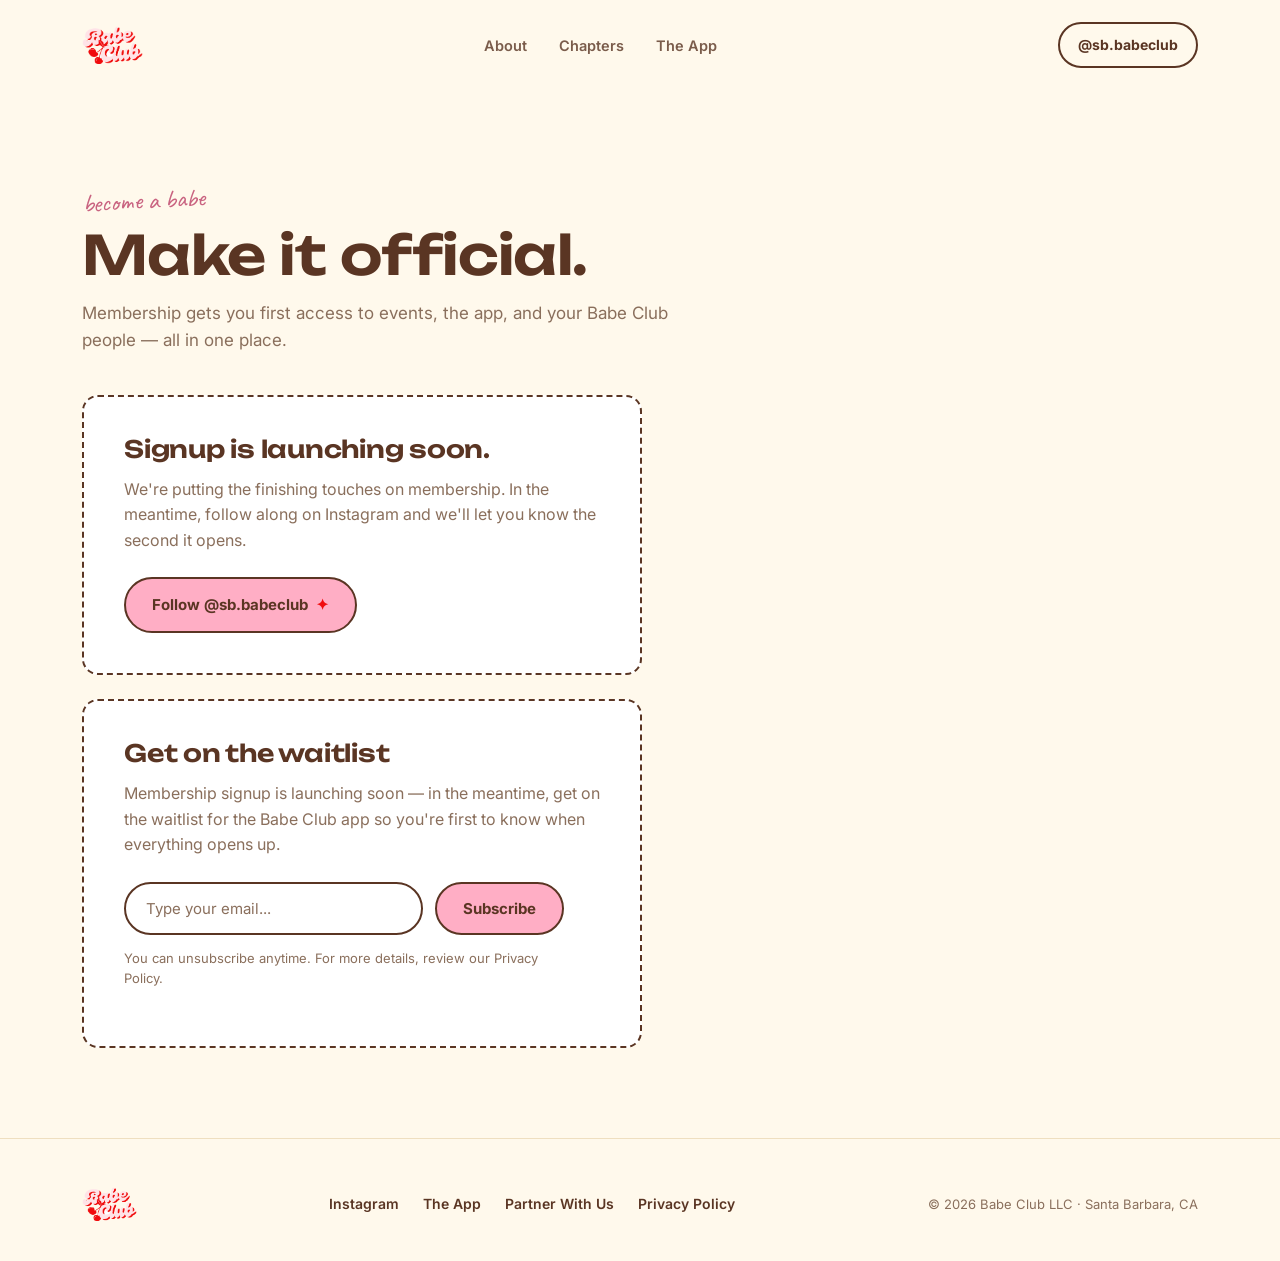
<file: membership.html>
<!DOCTYPE html>
<html lang="en">
<head>
<meta charset="UTF-8">
<meta name="viewport" content="width=device-width, initial-scale=1.0">
<title>Become a Member — Babe Club</title>
<link rel="preconnect" href="https://fonts.googleapis.com">
<link rel="preconnect" href="https://fonts.gstatic.com" crossorigin>
<link href="https://fonts.googleapis.com/css2?family=Unbounded:wght@400;600;800&family=Inter:wght@400;500;600;700&family=Caveat:wght@600;700&family=Pacifico&display=swap" rel="stylesheet">
<style>
  :root{
    --cream: #FFF9EC;
    --cream-deep: #F5E7C4;
    --blush: #FFAEC5;
    --blush-soft: #FDE6EA;
    --rose: #FFAEC5;
    --rose-deep: #C96380;
    --mocha: #5A3523;
    --mocha-soft: #8A6F5C;
    --butter: #FFEB8A;
    --butter-deep: #E3C24A;
    --logo-red: #F00D0F;
    --white: #FFFFFF;
    --line: #EFDFC0;
    --radius-lg: 28px;
    --radius-md: 16px;
    --font-display: 'Unbounded', sans-serif;
    --font-body: 'Inter', sans-serif;
    --font-scribble: 'Caveat', cursive;
    --font-logo: 'Pacifico', cursive;
  }

  *{ box-sizing: border-box; margin: 0; padding: 0; }
  html{ scroll-behavior: smooth; }
  body{ background: var(--cream); color: var(--mocha); font-family: var(--font-body); line-height: 1.6; overflow-x: hidden; }
  img, svg{ display:block; max-width:100%; }
  a{ color: inherit; text-decoration: none; }
  .wrap{ max-width: 1180px; margin: 0 auto; padding: 0 32px; }
  h1,h2,h3{ font-family: var(--font-display); font-weight: 600; line-height: 1.08; letter-spacing: -0.01em; }

  .eyebrow{
    font-family: var(--font-scribble); font-size: 26px; color: var(--rose-deep);
    display: inline-block; transform: rotate(-3deg); margin-bottom: 4px;
  }

  .btn{
    display:inline-flex; align-items:center; gap:8px; font-weight:700; font-size:15px;
    padding: 14px 26px; border-radius: 999px; border: 2px solid var(--mocha);
    transition: transform .15s, box-shadow .15s; cursor:pointer;
  }
  .btn-primary{ background: var(--rose); color: var(--mocha); border-color: var(--mocha); }
  .btn-primary:hover{ transform: translateY(-2px) rotate(-1deg); box-shadow: 4px 5px 0 var(--mocha); }
  .btn-ghost{ background: transparent; color: var(--mocha); }
  .btn-ghost:hover{ transform: translateY(-2px) rotate(1deg); box-shadow: 4px 5px 0 var(--butter-deep); }
  .spark-red{ color: var(--logo-red); }

  header{ padding: 22px 0; }
  nav.wrap{ display:flex; align-items:center; justify-content:space-between; }
  .logo-mark img{ height:38px; width:auto; }
  .nav-links{ display:flex; align-items:center; gap: 32px; font-weight: 600; font-size: 14.5px; }
  .nav-links a{ opacity:.8; transition: opacity .15s; }
  .nav-links a:hover{ opacity:1; }
  .nav-cta{ display:flex; align-items:center; gap:18px; }
  @media (max-width: 860px){ .nav-links{ display:none; } }

  .section{ padding: 90px 0; }
  .section-head{ max-width: 640px; margin-bottom: 40px; }
  .section-head h1{ font-size: clamp(34px, 5vw, 54px); margin-bottom:16px; }
  .section-head p{ color: var(--mocha-soft); font-size:17px; }

  .placeholder-card{
    background: var(--white); border: 2.5px dashed var(--mocha); border-radius: var(--radius-md);
    padding: 40px; max-width: 560px;
  }
  .placeholder-card h2{ font-size:24px; margin-bottom:14px; }
  .placeholder-card p{ color: var(--mocha-soft); font-size:16px; margin-bottom:24px; }

  /* MailerLite embed, restyled to match the site (MailerLite's own default CSS is not loaded) */
  .babe-ml-embed{ width:100% !important; max-width:440px; }
  .babe-ml-embed .ml-form-embedWrapper{ background:transparent; border:none; box-shadow:none; width:100% !important; }
  .babe-ml-embed .ml-form-embedBody{ padding:0; }
  .babe-ml-embed form.ml-block-form{ display:flex; flex-wrap:wrap; gap:12px; align-items:flex-start; width:100%; }
  .babe-ml-embed .ml-form-formContent{ order:1; flex:1; min-width:200px; margin:0; width:auto; }
  .babe-ml-embed .ml-form-fieldRow{ margin:0; width:100%; }
  .babe-ml-embed .ml-field-group input[type=email]{
    width:100%; box-sizing:border-box; padding:15px 20px; border-radius:999px; border:2px solid var(--mocha);
    font-family: var(--font-body); font-size:15px; background: var(--white); color: var(--mocha);
  }
  .babe-ml-embed .ml-field-group input[type=email]:focus{ outline: 3px solid var(--butter-deep); outline-offset: 2px; }
  .babe-ml-embed .ml-field-group input[type=email]::placeholder{ color: var(--mocha-soft); opacity:1; }
  .babe-ml-embed .ml-form-embedSubmit{ order:2; margin:0; width:auto; float:none; }
  .babe-ml-embed .ml-form-embedSubmit button.primary{
    display:inline-flex; align-items:center; gap:8px; font-family: var(--font-body); font-weight:700; font-size:15px;
    padding:15px 26px; border-radius:999px; border:2px solid var(--mocha); background: var(--rose); color: var(--mocha);
    cursor:pointer; transition: transform .15s ease, box-shadow .15s ease; width:auto; height:auto;
  }
  .babe-ml-embed .ml-form-embedSubmit button.primary:hover{ transform: translateY(-2px) rotate(-1deg); box-shadow: 4px 5px 0 var(--mocha); }
  .babe-ml-embed .ml-form-embedSubmit button.loading{ background:transparent; border:none; padding:14px; width:auto; }
  .babe-ml-embed .ml-form-embedSubmitLoad{ display:inline-block; width:20px; height:20px; }
  .babe-ml-embed .ml-form-embedSubmitLoad:after{
    content:""; display:block; width:16px; height:16px; margin:2px; border-radius:50%;
    border:3px solid var(--mocha); border-color: var(--mocha) var(--mocha) var(--mocha) transparent;
    animation: babeMlSpin 1s linear infinite;
  }
  @keyframes babeMlSpin{ to{ transform: rotate(360deg); } }
  .babe-ml-embed .ml-form-embedPermissions{ order:3; flex-basis:100%; margin-top:2px; }
  .babe-ml-embed .ml-form-embedPermissions p{ color: var(--mocha-soft); font-size:13px; line-height:1.5; margin:0; font-family: var(--font-body); }
  .babe-ml-embed .ml-form-embedPermissions p a{ color: var(--rose-deep); text-decoration: underline; }
  .babe-ml-embed .ml-form-recaptcha{ order:4; flex-basis:100%; margin:6px 0 0; float:none !important; }
  .babe-ml-embed .ml-form-successBody{ padding:0; }
  .babe-ml-embed .ml-form-successContent p{ font-family: var(--font-body); font-weight:700; color: var(--rose-deep); font-size:16px; margin:0; }
  .babe-ml-embed .sr-only{ position:absolute; width:1px; height:1px; padding:0; margin:-1px; overflow:hidden; clip:rect(0,0,0,0); border:0; }
  @media (max-width:480px){
    .babe-ml-embed form.ml-block-form{ flex-direction:column; }
    .babe-ml-embed .ml-form-embedSubmit,
    .babe-ml-embed .ml-form-embedSubmit button.primary{ width:100%; justify-content:center; }
    .babe-ml-embed .g-recaptcha{ transform:scale(0.85); transform-origin:0 0; }
  }

  footer{ padding: 48px 0 40px; border-top:1.5px solid var(--line); }
  .foot-inner{ display:flex; justify-content:space-between; align-items:center; flex-wrap:wrap; gap:20px; }
  .foot-links{ display:flex; gap:24px; font-weight:600; font-size:14px; }
  .foot-links a:hover{ color: var(--rose-deep); }
  .foot-copy{ font-size:13px; color: var(--mocha-soft); }
  .footer-logo img{ height:34px; width:auto; }

  @media (max-width: 640px){ .wrap{ padding: 0 20px; } .section{ padding: 70px 0; } }
</style>
</head>
<body>

<header>
  <nav class="wrap">
    <a href="index.html#top" class="logo-mark"><img src="[data-uri]" alt="Babe Club logo"></a>
    <div class="nav-links">
      <a href="index.html#about">About</a>
      <a href="chapters.html">Chapters</a>
      <a href="index.html#app">The App</a>
    </div>
    <div class="nav-cta">
      <a href="https://instagram.com/sb.babeclub" class="btn btn-ghost" style="padding:10px 18px; font-size:14px;">@sb.babeclub</a>
    </div>
  </nav>
</header>

<section class="section">
  <div class="wrap">
    <div class="section-head">
      <span class="eyebrow">become a babe</span>
      <h1>Make it official.</h1>
      <p>Membership gets you first access to events, the app, and your Babe Club people — all in one place.</p>
    </div>

    <!-- TODO: replace this placeholder with the real membership signup / RSVP flow once it exists -->
    <div class="placeholder-card">
      <h2>Signup is launching soon.</h2>
      <p>We're putting the finishing touches on membership. In the meantime, follow along on Instagram and we'll let you know the second it opens.</p>
      <a href="https://instagram.com/sb.babeclub" class="btn btn-primary" target="_blank" rel="noopener">Follow @sb.babeclub <span class="spark-red">✦</span></a>
    </div>

    <div class="placeholder-card" style="margin-top:24px;">
      <h2>Get on the waitlist</h2>
      <p>Membership signup is launching soon — in the meantime, get on the waitlist for the Babe Club app so you're first to know when everything opens up.</p>
      <div id="mlb2-44285624-membership" class="ml-form-embedContainer babe-ml-embed">
        <div class="ml-form-embedWrapper embedForm">
          <div class="ml-form-embedBody ml-form-embedBodyDefault row-form">
            <form class="ml-block-form" action="https://assets.mailerlite.com/jsonp/2543443/forms/194366883137324142/subscribe" data-code="" method="post" target="ml-hidden-frame">
              <div class="ml-form-formContent">
                <div class="ml-form-fieldRow ml-last-item">
                  <div class="ml-field-group ml-field-email ml-validate-email ml-validate-required">
                    <input aria-label="email" aria-required="true" type="email" class="form-control" data-inputmask="" name="fields[email]" placeholder="Type your email..." autocomplete="email">
                  </div>
                </div>
              </div>
              <div class="ml-form-embedPermissions">
                <div class="ml-form-embedPermissionsContent default privacy-policy">
                  <p>You can unsubscribe anytime. For more details, review our Privacy Policy.</p>
                </div>
              </div>
              <div class="ml-form-recaptcha ml-validate-required">
                <div class="g-recaptcha" data-sitekey="6Lf1KHQUAAAAAFNKEX1hdSWCS3mRMv4FlFaNslaD"></div>
              </div>
              <input type="hidden" name="ml-submit" value="1">
              <div class="ml-form-embedSubmit">
                <button type="submit" class="primary">Subscribe</button>
                <button disabled="disabled" style="display: none;" type="button" class="loading">
                  <div class="ml-form-embedSubmitLoad"></div>
                  <span class="sr-only">Loading...</span>
                </button>
              </div>
              <input type="hidden" name="anticsrf" value="true">
            </form>
          </div>
          <div class="ml-form-successBody row-success" style="display: none">
            <div class="ml-form-successContent">
              <p>You have successfully joined our subscriber list.</p>
            </div>
          </div>
        </div>
      </div>
    </div>
  </div>
</section>

<footer>
  <div class="wrap foot-inner">
    <a href="index.html#top" class="logo-mark footer-logo"><img src="[data-uri]" alt="Babe Club logo"></a>
    <div class="foot-links">
      <a href="https://instagram.com/sb.babeclub">Instagram</a>
      <a href="index.html#app">The App</a>
      <a href="vendors.html">Partner With Us</a>
      <a href="privacy.html">Privacy Policy</a>
    </div>
    <div class="foot-copy">© 2026 Babe Club LLC · Santa Barbara, CA</div>
  </div>
</footer>

<iframe name="ml-hidden-frame" style="display:none;" aria-hidden="true" tabindex="-1"></iframe>

<script src="https://www.google.com/recaptcha/api.js"></script>
<script src="https://groot.mailerlite.com/js/w/webforms.min.js?v83147fa8ce2d95cb73ece7f28b469519" type="text/javascript"></script>
<script>
  fetch("https://assets.mailerlite.com/jsonp/2543443/forms/194366883137324142/takel")
</script>
<script>
  // Real submission goes to the hidden iframe above (no popup blockers, no blank-tab JSON).
  // We drive the same-tab redirect ourselves rather than depending on MailerLite's
  // async widget JS to call a per-instance success callback.
  var mlForms = document.querySelectorAll('.babe-ml-embed form.ml-block-form');
  mlForms.forEach(function (form, formIndex) {
    form.addEventListener('submit', function (e) {
      if (!form.checkValidity()) {
        e.preventDefault();
        form.reportValidity();
        return;
      }
      var recaptchaOk = true;
      if (form.querySelector('.g-recaptcha') && window.grecaptcha) {
        try {
          recaptchaOk = !!grecaptcha.getResponse(formIndex);
        } catch (err) {
          recaptchaOk = true;
        }
      }
      if (!recaptchaOk) {
        e.preventDefault();
        alert('Please complete the reCAPTCHA before subscribing.');
        return;
      }
      setTimeout(function () {
        window.location.href = 'welcome.html';
      }, 400);
    });
  });
</script>

</body>
</html>
</file>
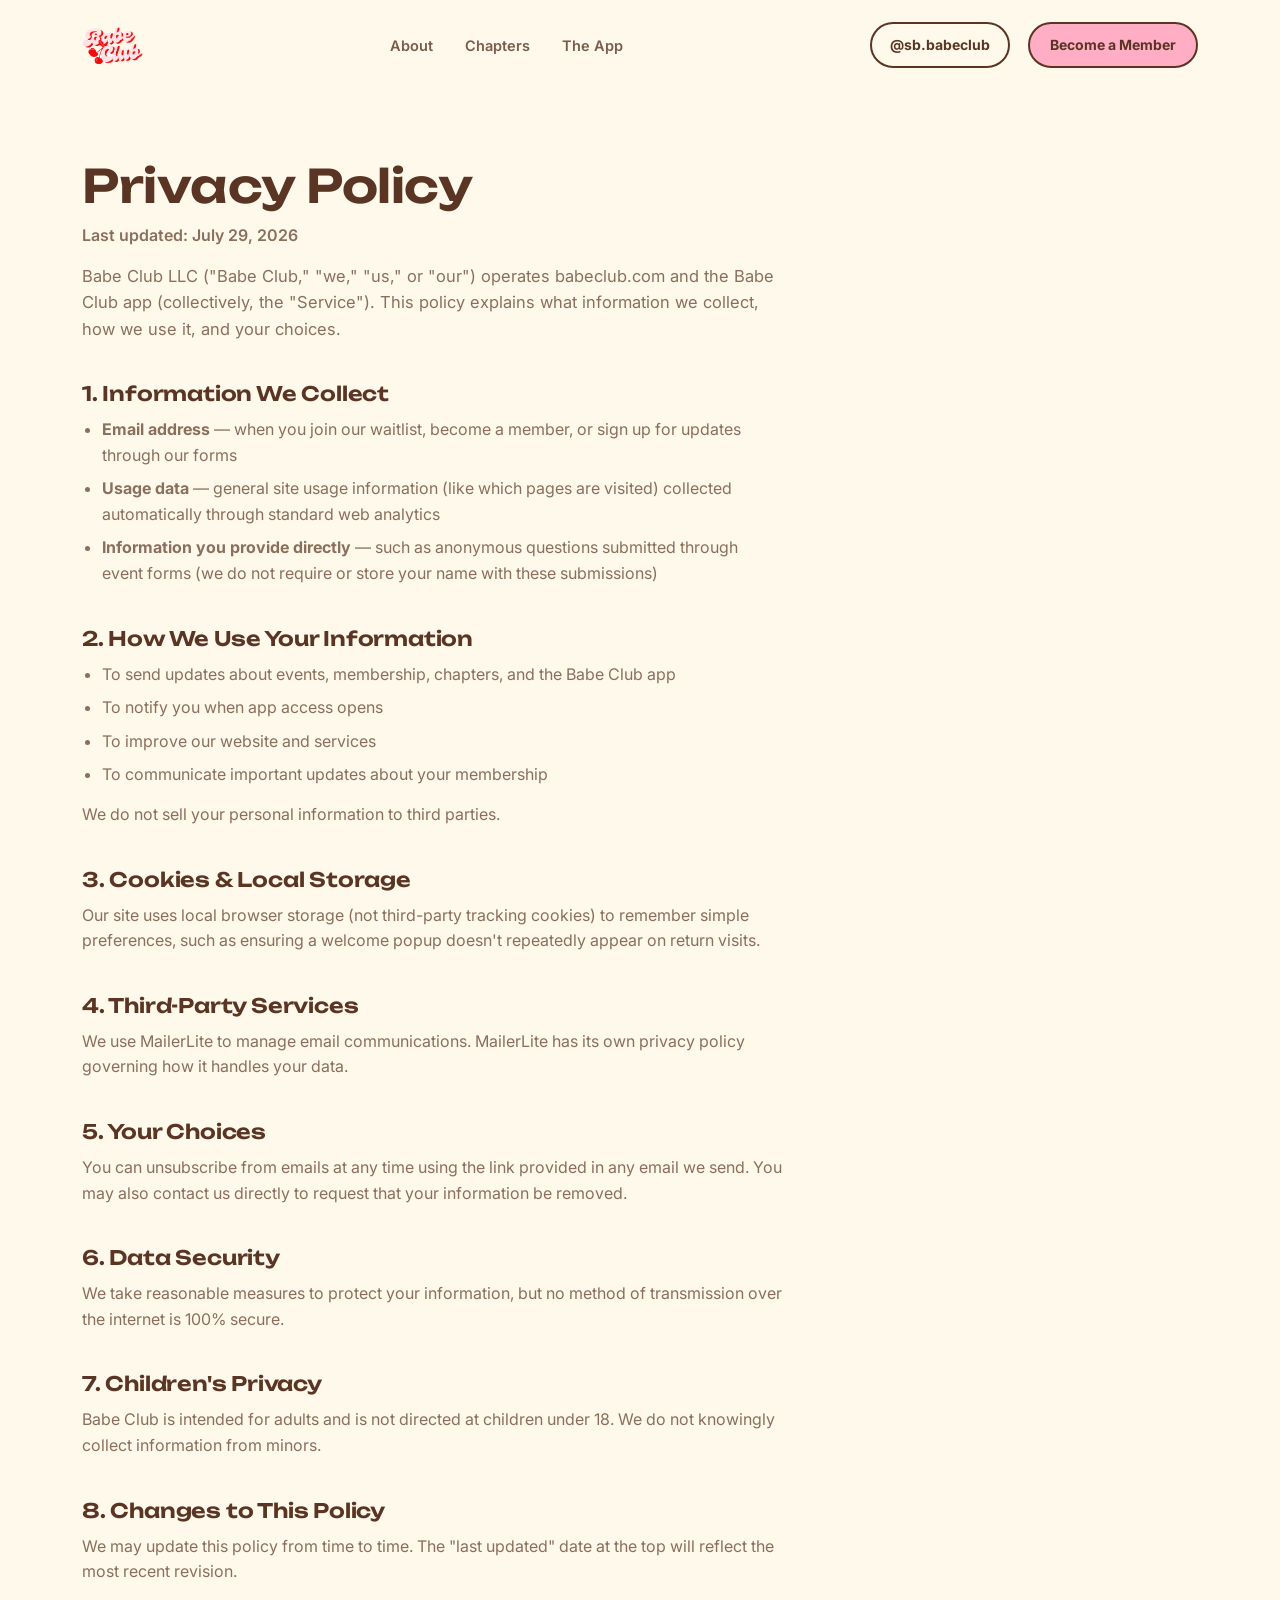
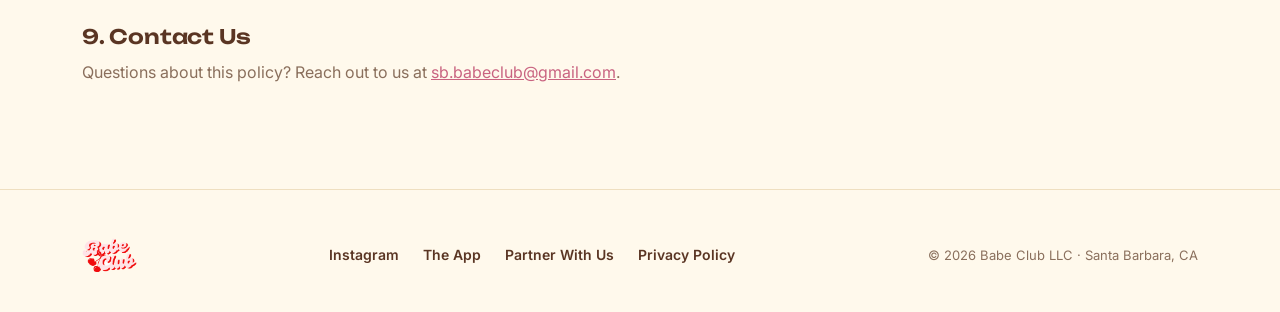
<file: privacy.html>
<!DOCTYPE html>
<html lang="en">
<head>
<meta charset="UTF-8">
<meta name="viewport" content="width=device-width, initial-scale=1.0">
<title>Privacy Policy — Babe Club</title>
<meta name="description" content="Babe Club's privacy policy — what information we collect, how we use it, and your choices.">
<link rel="preconnect" href="https://fonts.googleapis.com">
<link rel="preconnect" href="https://fonts.gstatic.com" crossorigin>
<link href="https://fonts.googleapis.com/css2?family=Unbounded:wght@400;600;800&family=Inter:wght@400;500;600;700&family=Caveat:wght@600;700&family=Pacifico&display=swap" rel="stylesheet">
<style>
  :root{
    --cream: #FFF9EC;
    --cream-deep: #F5E7C4;
    --blush: #FFAEC5;
    --blush-soft: #FDE6EA;
    --rose: #FFAEC5;
    --rose-deep: #C96380;
    --mocha: #5A3523;
    --mocha-soft: #8A6F5C;
    --butter: #FFEB8A;
    --butter-deep: #E3C24A;
    --logo-red: #F00D0F;
    --white: #FFFFFF;
    --line: #EFDFC0;
    --radius-lg: 28px;
    --radius-md: 16px;
    --font-display: 'Unbounded', sans-serif;
    --font-body: 'Inter', sans-serif;
    --font-scribble: 'Caveat', cursive;
    --font-logo: 'Pacifico', cursive;
  }

  *{ box-sizing: border-box; margin: 0; padding: 0; }
  html{ scroll-behavior: smooth; }
  body{ background: var(--cream); color: var(--mocha); font-family: var(--font-body); line-height: 1.6; overflow-x: hidden; }
  img, svg{ display:block; max-width:100%; }
  a{ color: inherit; text-decoration: none; }
  .wrap{ max-width: 1180px; margin: 0 auto; padding: 0 32px; }
  h1,h2{ font-family: var(--font-display); font-weight: 600; line-height: 1.15; letter-spacing: -0.01em; }

  .btn{
    display:inline-flex; align-items:center; gap:8px; font-weight:700; font-size:15px;
    padding: 14px 26px; border-radius: 999px; border: 2px solid var(--mocha);
    transition: transform .15s, box-shadow .15s; cursor:pointer;
  }
  .btn-primary{ background: var(--rose); color: var(--mocha); border-color: var(--mocha); }
  .btn-primary:hover{ transform: translateY(-2px) rotate(-1deg); box-shadow: 4px 5px 0 var(--mocha); }
  .btn-ghost{ background: transparent; color: var(--mocha); }
  .btn-ghost:hover{ transform: translateY(-2px) rotate(1deg); box-shadow: 4px 5px 0 var(--butter-deep); }

  header{ padding: 22px 0; }
  nav.wrap{ display:flex; align-items:center; justify-content:space-between; }
  .logo-mark img{ height:38px; width:auto; }
  .nav-links{ display:flex; align-items:center; gap: 32px; font-weight: 600; font-size: 14.5px; }
  .nav-links a{ opacity:.8; transition: opacity .15s; }
  .nav-links a:hover{ opacity:1; }
  .nav-cta{ display:flex; align-items:center; gap:18px; }
  @media (max-width: 860px){ .nav-links{ display:none; } }

  .section{ padding: 70px 0 90px; }

  .legal-content{ max-width: 700px; }
  .legal-content h1{ font-size: clamp(32px, 5vw, 46px); margin-bottom: 10px; }
  .legal-updated{ color: var(--mocha-soft); font-size: 14px; font-weight:600; margin-bottom: 28px; }
  .legal-content > p.legal-intro{ color: var(--mocha-soft); font-size: 16.5px; margin-bottom: 8px; }
  .legal-content h2{ font-size: 20px; margin: 40px 0 12px; }
  .legal-content p{ color: var(--mocha-soft); font-size: 16px; margin-bottom: 14px; }
  .legal-content ul{ margin: 0 0 14px 20px; color: var(--mocha-soft); font-size: 16px; }
  .legal-content li{ margin-bottom: 8px; }
  .legal-content a{ color: var(--rose-deep); text-decoration: underline; }

  footer{ padding: 48px 0 40px; border-top:1.5px solid var(--line); }
  .foot-inner{ display:flex; justify-content:space-between; align-items:center; flex-wrap:wrap; gap:20px; }
  .foot-links{ display:flex; gap:24px; font-weight:600; font-size:14px; }
  .foot-links a:hover{ color: var(--rose-deep); }
  .foot-copy{ font-size:13px; color: var(--mocha-soft); }
  .footer-logo img{ height:34px; width:auto; }

  @media (max-width: 640px){ .wrap{ padding: 0 20px; } .section{ padding: 50px 0 70px; } }
</style>
</head>
<body>

<header>
  <nav class="wrap">
    <a href="index.html#top" class="logo-mark"><img src="[data-uri]" alt="Babe Club logo"></a>
    <div class="nav-links">
      <a href="index.html#about">About</a>
      <a href="chapters.html">Chapters</a>
      <a href="index.html#app">The App</a>
    </div>
    <div class="nav-cta">
      <a href="https://instagram.com/sb.babeclub" class="btn btn-ghost" style="padding:10px 18px; font-size:14px;">@sb.babeclub</a>
      <a href="membership.html" class="btn btn-primary" style="padding:10px 20px; font-size:14px;">Become a Member</a>
    </div>
  </nav>
</header>

<section class="section">
  <div class="wrap">
    <div class="legal-content">
      <h1>Privacy Policy</h1>
      <p class="legal-updated">Last updated: July 29, 2026</p>
      <p class="legal-intro">Babe Club LLC ("Babe Club," "we," "us," or "our") operates babeclub.com and the Babe Club app (collectively, the "Service"). This policy explains what information we collect, how we use it, and your choices.</p>

      <h2>1. Information We Collect</h2>
      <ul>
        <li><strong>Email address</strong> — when you join our waitlist, become a member, or sign up for updates through our forms</li>
        <li><strong>Usage data</strong> — general site usage information (like which pages are visited) collected automatically through standard web analytics</li>
        <li><strong>Information you provide directly</strong> — such as anonymous questions submitted through event forms (we do not require or store your name with these submissions)</li>
      </ul>

      <h2>2. How We Use Your Information</h2>
      <ul>
        <li>To send updates about events, membership, chapters, and the Babe Club app</li>
        <li>To notify you when app access opens</li>
        <li>To improve our website and services</li>
        <li>To communicate important updates about your membership</li>
      </ul>
      <p>We do not sell your personal information to third parties.</p>

      <h2>3. Cookies &amp; Local Storage</h2>
      <p>Our site uses local browser storage (not third-party tracking cookies) to remember simple preferences, such as ensuring a welcome popup doesn't repeatedly appear on return visits.</p>

      <h2>4. Third-Party Services</h2>
      <p>We use MailerLite to manage email communications. MailerLite has its own privacy policy governing how it handles your data.</p>

      <h2>5. Your Choices</h2>
      <p>You can unsubscribe from emails at any time using the link provided in any email we send. You may also contact us directly to request that your information be removed.</p>

      <h2>6. Data Security</h2>
      <p>We take reasonable measures to protect your information, but no method of transmission over the internet is 100% secure.</p>

      <h2>7. Children's Privacy</h2>
      <p>Babe Club is intended for adults and is not directed at children under 18. We do not knowingly collect information from minors.</p>

      <h2>8. Changes to This Policy</h2>
      <p>We may update this policy from time to time. The "last updated" date at the top will reflect the most recent revision.</p>

      <h2>9. Contact Us</h2>
      <p>Questions about this policy? Reach out to us at <a href="mailto:sb.babeclub@gmail.com">sb.babeclub@gmail.com</a>.</p>
    </div>
  </div>
</section>

<footer>
  <div class="wrap foot-inner">
    <a href="index.html#top" class="logo-mark footer-logo"><img src="[data-uri]" alt="Babe Club logo"></a>
    <div class="foot-links">
      <a href="https://instagram.com/sb.babeclub">Instagram</a>
      <a href="index.html#app">The App</a>
      <a href="vendors.html">Partner With Us</a>
      <a href="privacy.html">Privacy Policy</a>
    </div>
    <div class="foot-copy">© 2026 Babe Club LLC · Santa Barbara, CA</div>
  </div>
</footer>

</body>
</html>
</file>
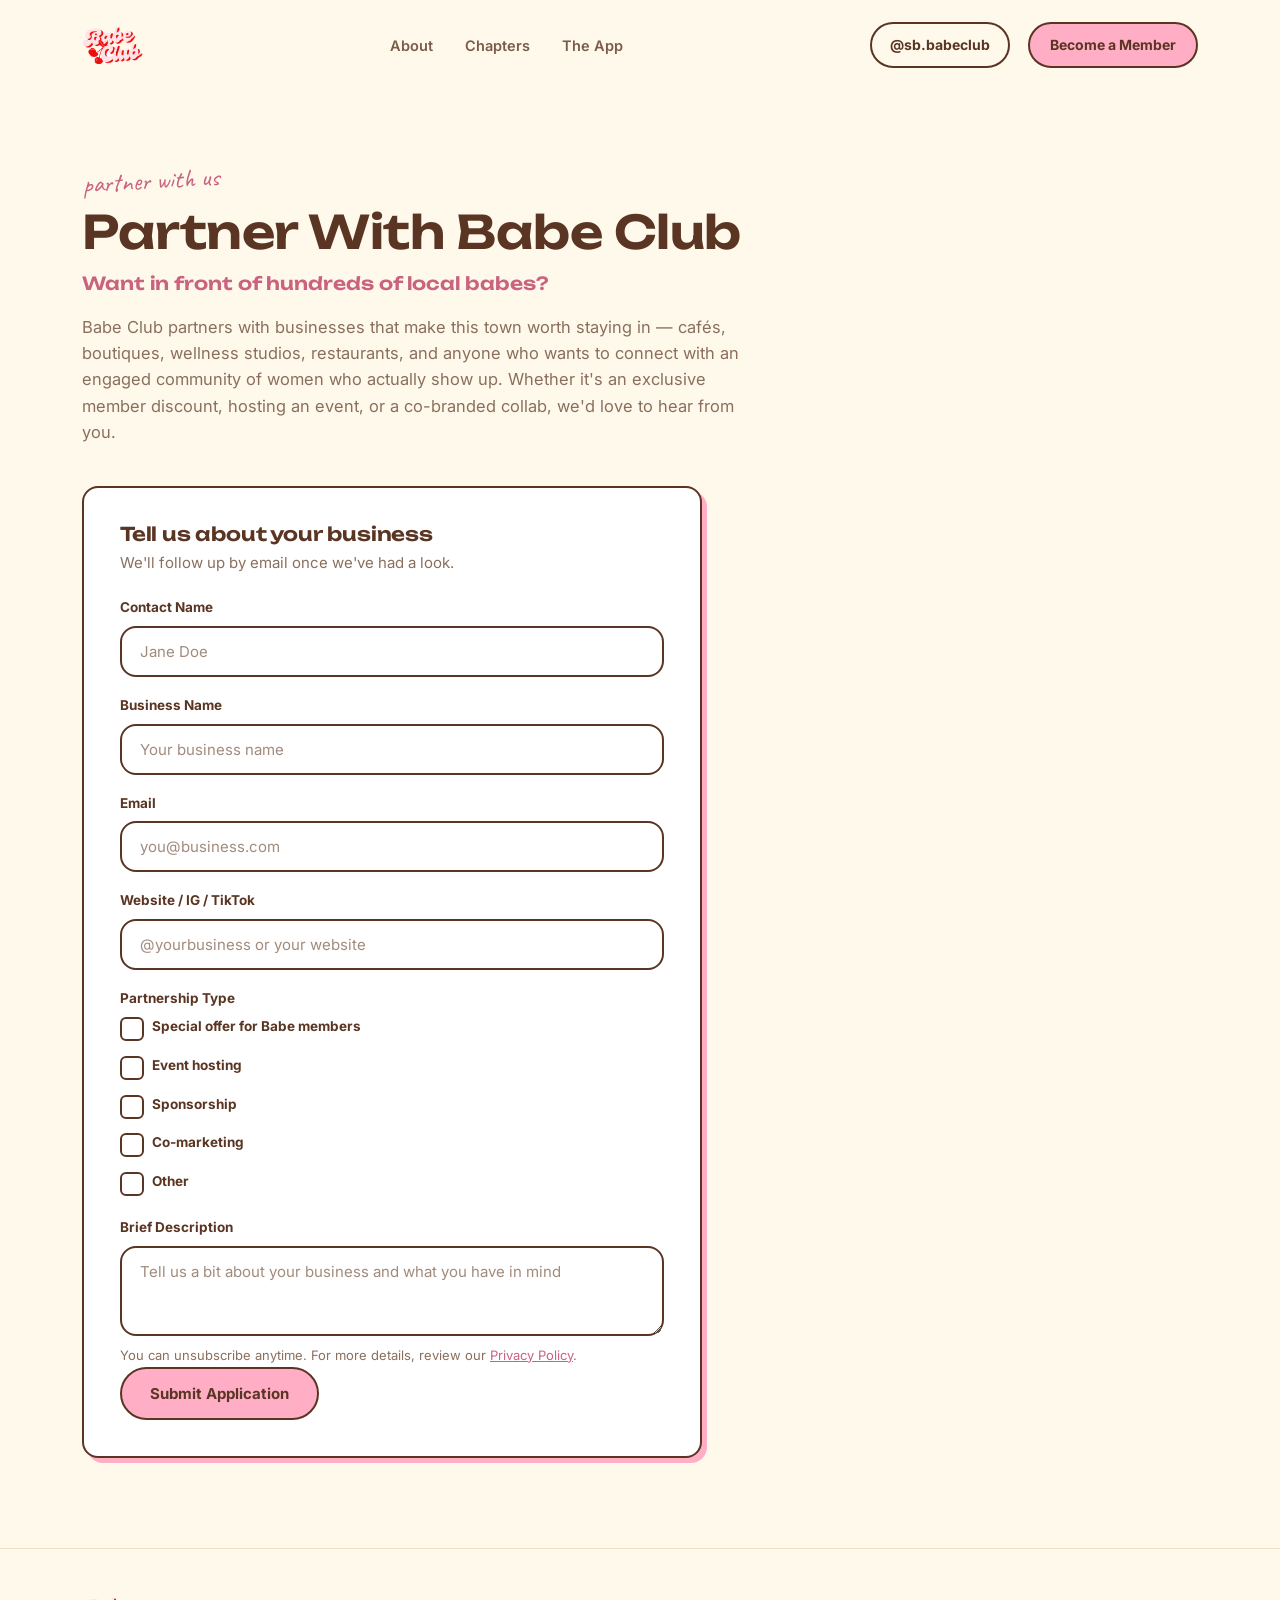
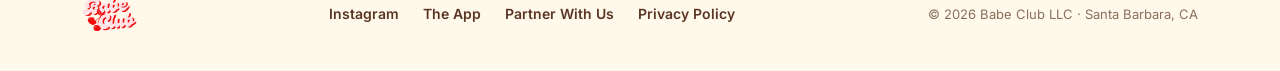
<file: vendors.html>
<!DOCTYPE html>
<html lang="en">
<head>
<meta charset="UTF-8">
<meta name="viewport" content="width=device-width, initial-scale=1.0">
<title>Partner With Us — Babe Club</title>
<meta name="description" content="Babe Club partners with local businesses that want to connect with an engaged community of women. Apply to become a partner.">
<link rel="preconnect" href="https://fonts.googleapis.com">
<link rel="preconnect" href="https://fonts.gstatic.com" crossorigin>
<link href="https://fonts.googleapis.com/css2?family=Unbounded:wght@400;600;800&family=Inter:wght@400;500;600;700&family=Caveat:wght@600;700&family=Pacifico&display=swap" rel="stylesheet">
<style>
  :root{
    --cream: #FFF9EC;
    --cream-deep: #F5E7C4;
    --blush: #FFAEC5;
    --blush-soft: #FDE6EA;
    --rose: #FFAEC5;
    --rose-deep: #C96380;
    --mocha: #5A3523;
    --mocha-soft: #8A6F5C;
    --butter: #FFEB8A;
    --butter-deep: #E3C24A;
    --logo-red: #F00D0F;
    --white: #FFFFFF;
    --line: #EFDFC0;
    --radius-lg: 28px;
    --radius-md: 16px;
    --font-display: 'Unbounded', sans-serif;
    --font-body: 'Inter', sans-serif;
    --font-scribble: 'Caveat', cursive;
    --font-logo: 'Pacifico', cursive;
  }

  *{ box-sizing: border-box; margin: 0; padding: 0; }
  html{ scroll-behavior: smooth; }
  body{ background: var(--cream); color: var(--mocha); font-family: var(--font-body); line-height: 1.6; overflow-x: hidden; }
  img, svg{ display:block; max-width:100%; }
  a{ color: inherit; text-decoration: none; }
  .wrap{ max-width: 1180px; margin: 0 auto; padding: 0 32px; }
  h1,h2,h4{ font-family: var(--font-display); font-weight: 600; line-height: 1.15; letter-spacing: -0.01em; }

  .eyebrow{
    font-family: var(--font-scribble); font-size: 26px; color: var(--rose-deep);
    display: inline-block; transform: rotate(-3deg); margin-bottom: 4px;
  }

  .btn{
    display:inline-flex; align-items:center; gap:8px; font-weight:700; font-size:15px;
    padding: 14px 26px; border-radius: 999px; border: 2px solid var(--mocha);
    transition: transform .15s, box-shadow .15s; cursor:pointer;
  }
  .btn-primary{ background: var(--rose); color: var(--mocha); border-color: var(--mocha); }
  .btn-primary:hover{ transform: translateY(-2px) rotate(-1deg); box-shadow: 4px 5px 0 var(--mocha); }
  .btn-ghost{ background: transparent; color: var(--mocha); }
  .btn-ghost:hover{ transform: translateY(-2px) rotate(1deg); box-shadow: 4px 5px 0 var(--butter-deep); }

  header{ padding: 22px 0; }
  nav.wrap{ display:flex; align-items:center; justify-content:space-between; }
  .logo-mark img{ height:38px; width:auto; }
  .nav-links{ display:flex; align-items:center; gap: 32px; font-weight: 600; font-size: 14.5px; }
  .nav-links a{ opacity:.8; transition: opacity .15s; }
  .nav-links a:hover{ opacity:1; }
  .nav-cta{ display:flex; align-items:center; gap:18px; }
  @media (max-width: 860px){ .nav-links{ display:none; } }

  .section{ padding: 70px 0 90px; }
  .section-head{ max-width: 680px; margin-bottom: 40px; }
  .section-head h1{ font-size: clamp(32px, 5vw, 46px); margin-bottom:10px; }
  .section-head .subhead{ font-family: var(--font-display); font-size:18px; font-weight:600; color: var(--rose-deep); margin-bottom:16px; }
  .section-head p{ color: var(--mocha-soft); font-size:16.5px; }

  .vendor-card{
    background: var(--white); border: 2px solid var(--mocha); border-radius: var(--radius-md);
    padding: 36px; max-width: 620px; box-shadow: 5px 5px 0 var(--blush);
  }

  /* MailerLite vendor application form, restyled to match the site (no default MailerLite CSS loaded) */
  .babe-ml-form{ width:100% !important; }
  .babe-ml-form .ml-form-embedWrapper{ background:transparent; border:none; box-shadow:none; width:100% !important; }
  .babe-ml-form .ml-form-embedBody{ padding:0; }
  .babe-ml-form .ml-form-embedContent{ margin-bottom:22px; }
  .babe-ml-form .ml-form-embedContent h4{ font-size:19px; margin-bottom:6px; }
  .babe-ml-form .ml-form-embedContent p{ color: var(--mocha-soft); font-size:15px; }
  .babe-ml-form form.ml-block-form{ display:block; width:100%; }
  .babe-ml-form .ml-form-formContent{ display:flex; flex-direction:column; gap:18px; }
  .babe-ml-form .ml-form-fieldRow{ margin:0; width:100%; }
  .babe-ml-form .ml-field-group label{
    display:block; margin-bottom:7px; font-family: var(--font-body); font-size:13.5px; font-weight:700; color: var(--mocha);
  }
  .babe-ml-form .ml-field-group input[type=text],
  .babe-ml-form .ml-field-group input[type=email]{
    width:100%; box-sizing:border-box; padding:14px 18px; border-radius: var(--radius-md); border:2px solid var(--mocha);
    font-family: var(--font-body); font-size:15px; background: var(--white); color: var(--mocha);
  }
  .babe-ml-form .ml-field-group textarea{
    width:100%; box-sizing:border-box; padding:14px 18px; border-radius: var(--radius-md); border:2px solid var(--mocha);
    font-family: var(--font-body); font-size:15px; background: var(--white); color: var(--mocha);
    min-height:90px; resize:vertical;
  }
  .babe-ml-form .ml-field-group input:focus,
  .babe-ml-form .ml-field-group textarea:focus{ outline: 3px solid var(--butter-deep); outline-offset: 2px; }
  .babe-ml-form .ml-field-group input::placeholder,
  .babe-ml-form .ml-field-group textarea::placeholder{ color: var(--mocha-soft); opacity:.8; }

  .babe-ml-form .custom-checkbox-radio-list{ display:flex; flex-direction:column; gap:10px; margin-top:2px; }
  .babe-ml-form .custom-control{ position:relative; display:block; padding-left:32px; min-height:22px; }
  .babe-ml-form .custom-control-input{ position:absolute; opacity:0; z-index:-1; }
  .babe-ml-form .custom-control-label{
    font-family: var(--font-body); font-size:14.5px; font-weight:500; color: var(--mocha); cursor:pointer;
  }
  .babe-ml-form .custom-control-label::before{
    content:""; position:absolute; left:0; top:1px; width:20px; height:20px; border-radius:6px;
    border:2px solid var(--mocha); background: var(--white);
  }
  .babe-ml-form .custom-control-input:checked ~ .custom-control-label::before{
    background: var(--mocha); border-color: var(--mocha);
  }
  .babe-ml-form .custom-control-label::after{
    content:""; position:absolute; left:0; top:1px; width:20px; height:20px; background: no-repeat 50%/50% 50%;
  }
  .babe-ml-form .custom-control-input:checked ~ .custom-control-label::after{
    background-image: url("data:image/svg+xml,%3csvg xmlns='http://www.w3.org/2000/svg' viewBox='0 0 8 8'%3e%3cpath fill='%23fff' d='M6.564.75l-3.59 3.612-1.538-1.55L0 4.26 2.974 7.25 8 2.193z'/%3e%3c/svg%3e");
  }

  .babe-ml-form .ml-form-embedPermissions{ margin-top:2px; }
  .babe-ml-form .ml-form-embedPermissions p{ color: var(--mocha-soft); font-size:13px; line-height:1.5; margin:0; font-family: var(--font-body); }
  .babe-ml-form .ml-form-embedPermissions p a{ color: var(--rose-deep); text-decoration: underline; }
  .babe-ml-form .ml-form-recaptcha{ margin:2px 0 0; float:none !important; }
  .babe-ml-form .ml-form-embedSubmit{ display:flex; align-items:center; gap:12px; }
  .babe-ml-form .ml-form-embedSubmit button.primary{
    display:inline-flex; align-items:center; gap:8px; font-family: var(--font-body); font-weight:700; font-size:15px;
    padding:15px 28px; border-radius:999px; border:2px solid var(--mocha); background: var(--rose); color: var(--mocha);
    cursor:pointer; transition: transform .15s ease, box-shadow .15s ease;
  }
  .babe-ml-form .ml-form-embedSubmit button.primary:hover{ transform: translateY(-2px) rotate(-1deg); box-shadow: 4px 5px 0 var(--mocha); }
  .babe-ml-form .ml-form-embedSubmit button.loading{ display:none; align-items:center; gap:8px; background:transparent; border:none; padding:14px; font-family: var(--font-body); font-weight:700; color: var(--mocha-soft); }
  .babe-ml-form .ml-form-embedSubmitLoad{ display:inline-block; width:18px; height:18px; }
  .babe-ml-form .ml-form-embedSubmitLoad:after{
    content:""; display:block; width:14px; height:14px; margin:2px; border-radius:50%;
    border:3px solid var(--mocha); border-color: var(--mocha) var(--mocha) var(--mocha) transparent;
    animation: babeMlSpin 1s linear infinite;
  }
  @keyframes babeMlSpin{ to{ transform: rotate(360deg); } }
  .babe-ml-form .ml-form-successBody{ padding:0; }
  .babe-ml-form .ml-form-successContent h4{ font-size:20px; margin-bottom:8px; color: var(--rose-deep); }
  .babe-ml-form .ml-form-successContent p{ font-family: var(--font-body); color: var(--mocha-soft); font-size:15.5px; margin:0; }
  .babe-ml-form .sr-only{ position:absolute; width:1px; height:1px; padding:0; margin:-1px; overflow:hidden; clip:rect(0,0,0,0); border:0; }
  @media (max-width:480px){
    .babe-ml-form .ml-form-embedSubmit button.primary{ width:100%; justify-content:center; }
    .babe-ml-form .g-recaptcha{ transform:scale(0.85); transform-origin:0 0; }
  }

  footer{ padding: 48px 0 40px; border-top:1.5px solid var(--line); }
  .foot-inner{ display:flex; justify-content:space-between; align-items:center; flex-wrap:wrap; gap:20px; }
  .foot-links{ display:flex; gap:24px; font-weight:600; font-size:14px; }
  .foot-links a:hover{ color: var(--rose-deep); }
  .foot-copy{ font-size:13px; color: var(--mocha-soft); }
  .footer-logo img{ height:34px; width:auto; }

  @media (max-width: 640px){ .wrap{ padding: 0 20px; } .section{ padding: 50px 0 70px; } .vendor-card{ padding: 26px; } }
</style>
</head>
<body>

<header>
  <nav class="wrap">
    <a href="index.html#top" class="logo-mark"><img src="[data-uri]" alt="Babe Club logo"></a>
    <div class="nav-links">
      <a href="index.html#about">About</a>
      <a href="chapters.html">Chapters</a>
      <a href="index.html#app">The App</a>
    </div>
    <div class="nav-cta">
      <a href="https://instagram.com/sb.babeclub" class="btn btn-ghost" style="padding:10px 18px; font-size:14px;">@sb.babeclub</a>
      <a href="membership.html" class="btn btn-primary" style="padding:10px 20px; font-size:14px;">Become a Member</a>
    </div>
  </nav>
</header>

<section class="section">
  <div class="wrap">
    <div class="section-head">
      <span class="eyebrow">partner with us</span>
      <h1>Partner With Babe Club</h1>
      <p class="subhead">Want in front of hundreds of local babes?</p>
      <p>Babe Club partners with businesses that make this town worth staying in — cafés, boutiques, wellness studios, restaurants, and anyone who wants to connect with an engaged community of women who actually show up. Whether it's an exclusive member discount, hosting an event, or a co-branded collab, we'd love to hear from you.</p>
    </div>

    <div class="vendor-card">
      <div id="mlb2-44289806" class="ml-form-embedContainer ml-subscribe-form ml-subscribe-form-44289806 babe-ml-form">
        <div class="ml-form-align-center">
          <div class="ml-form-embedWrapper embedForm">
            <div class="ml-form-embedBody ml-form-embedBodyDefault row-form">
              <div class="ml-form-embedContent">
                <h4>Tell us about your business</h4>
                <p>We'll follow up by email once we've had a look.</p>
              </div>

              <form id="vendorForm" class="ml-block-form" action="https://assets.mailerlite.com/jsonp/2543443/forms/194381790669964678/subscribe" data-code="" method="post" target="ml-hidden-frame">
                <div class="ml-form-formContent">

                  <div class="ml-form-fieldRow">
                    <div class="ml-field-group ml-field-name ml-validate-required">
                      <label for="vendor-name">Contact Name</label>
                      <input id="vendor-name" aria-label="name" aria-required="true" type="text" name="fields[name]" placeholder="Jane Doe" autocomplete="given-name" required>
                    </div>
                  </div>

                  <div class="ml-form-fieldRow">
                    <div class="ml-field-group ml-field-company ml-validate-required">
                      <label for="vendor-company">Business Name</label>
                      <input id="vendor-company" aria-label="company" aria-required="true" type="text" name="fields[company]" placeholder="Your business name" required>
                    </div>
                  </div>

                  <div class="ml-form-fieldRow">
                    <div class="ml-field-group ml-field-email ml-validate-email ml-validate-required">
                      <label for="vendor-email">Email</label>
                      <input id="vendor-email" aria-label="email" aria-required="true" type="email" name="fields[email]" placeholder="you@business.com" autocomplete="email" required>
                    </div>
                  </div>

                  <div class="ml-form-fieldRow">
                    <div class="ml-field-group ml-field-last_name ml-validate-required">
                      <label for="vendor-handle">Website / IG / TikTok</label>
                      <input id="vendor-handle" aria-label="last_name" aria-required="true" type="text" name="fields[last_name]" placeholder="@yourbusiness or your website" required>
                    </div>
                  </div>

                  <div class="ml-form-fieldRow">
                    <div class="ml-field-group ml-field-country ml-validate-required">
                      <label>Partnership Type</label>
                      <div class="custom-checkbox-radio-list">
                        <div class="custom-control custom-checkbox">
                          <input name="fields[country][]" aria-label="country" class="custom-control-input" type="checkbox" value="Special Offer for Babe Members" id="checkbox-44289806-43-0">
                          <label class="custom-control-label" for="checkbox-44289806-43-0">Special offer for Babe members</label>
                        </div>
                        <div class="custom-control custom-checkbox">
                          <input name="fields[country][]" aria-label="country" class="custom-control-input" type="checkbox" value="Event Hosting" id="checkbox-44289806-43-1">
                          <label class="custom-control-label" for="checkbox-44289806-43-1">Event hosting</label>
                        </div>
                        <div class="custom-control custom-checkbox">
                          <input name="fields[country][]" aria-label="country" class="custom-control-input" type="checkbox" value="Sponsorship" id="checkbox-44289806-43-2">
                          <label class="custom-control-label" for="checkbox-44289806-43-2">Sponsorship</label>
                        </div>
                        <div class="custom-control custom-checkbox">
                          <input name="fields[country][]" aria-label="country" class="custom-control-input" type="checkbox" value="Co-marketing" id="checkbox-44289806-43-3">
                          <label class="custom-control-label" for="checkbox-44289806-43-3">Co-marketing</label>
                        </div>
                        <div class="custom-control custom-checkbox">
                          <input name="fields[country][]" aria-label="country" class="custom-control-input" type="checkbox" value="other" id="checkbox-44289806-43-4">
                          <label class="custom-control-label" for="checkbox-44289806-43-4">Other</label>
                        </div>
                      </div>
                    </div>
                  </div>

                  <div class="ml-form-fieldRow ml-last-item">
                    <div class="ml-field-group ml-field-city ml-validate-required">
                      <label for="vendor-description">Brief Description</label>
                      <textarea id="vendor-description" class="form-control" name="fields[city]" aria-label="city" aria-required="true" maxlength="1024" placeholder="Tell us a bit about your business and what you have in mind" required></textarea>
                    </div>
                  </div>

                </div>

                <div class="ml-form-embedPermissions">
                  <div class="ml-form-embedPermissionsContent default privacy-policy">
                    <p>You can unsubscribe anytime. For more details, review our <a href="privacy.html">Privacy Policy</a>.</p>
                  </div>
                </div>

                <div class="ml-form-recaptcha ml-validate-required">
                  <div class="g-recaptcha" data-sitekey="6Lf1KHQUAAAAAFNKEX1hdSWCS3mRMv4FlFaNslaD"></div>
                </div>

                <input type="hidden" name="ml-submit" value="1">
                <div class="ml-form-embedSubmit">
                  <button type="submit" class="primary">Submit Application</button>
                  <button disabled="disabled" style="display: none;" type="button" class="loading">
                    <div class="ml-form-embedSubmitLoad"></div>
                    <span class="sr-only">Sending...</span>
                    Sending...
                  </button>
                </div>
                <input type="hidden" name="anticsrf" value="true">
              </form>
            </div>
            <div class="ml-form-successBody row-success" style="display: none">
              <div class="ml-form-successContent">
                <h4>Thanks for reaching out!</h4>
                <p>We've got your application and will be in touch by email soon.</p>
              </div>
            </div>
          </div>
        </div>
      </div>
    </div>
  </div>
</section>

<footer>
  <div class="wrap foot-inner">
    <a href="index.html#top" class="logo-mark footer-logo"><img src="[data-uri]" alt="Babe Club logo"></a>
    <div class="foot-links">
      <a href="https://instagram.com/sb.babeclub">Instagram</a>
      <a href="index.html#app">The App</a>
      <a href="vendors.html">Partner With Us</a>
      <a href="privacy.html">Privacy Policy</a>
    </div>
    <div class="foot-copy">© 2026 Babe Club LLC · Santa Barbara, CA</div>
  </div>
</footer>

<iframe name="ml-hidden-frame" style="display:none;" aria-hidden="true" tabindex="-1"></iframe>

<script src="https://www.google.com/recaptcha/api.js"></script>
<script src="https://groot.mailerlite.com/js/w/webforms.min.js?v83147fa8ce2d95cb73ece7f28b469519" type="text/javascript"></script>
<script>
  fetch("https://assets.mailerlite.com/jsonp/2543443/forms/194381790669964678/takel")
</script>
<script>
  var vendorForm = document.getElementById('vendorForm');
  if (vendorForm) {
    var wrapper = vendorForm.closest('.ml-form-embedWrapper');
    var body = wrapper.querySelector('.ml-form-embedBody');
    var success = wrapper.querySelector('.ml-form-successBody');
    var submitBtn = vendorForm.querySelector('button.primary');
    var loadingBtn = vendorForm.querySelector('button.loading');

    vendorForm.addEventListener('submit', function (e) {
      if (!vendorForm.checkValidity()) {
        e.preventDefault();
        vendorForm.reportValidity();
        return;
      }
      var recaptchaOk = true;
      if (vendorForm.querySelector('.g-recaptcha') && window.grecaptcha) {
        try {
          recaptchaOk = !!grecaptcha.getResponse(0);
        } catch (err) {
          recaptchaOk = true;
        }
      }
      if (!recaptchaOk) {
        e.preventDefault();
        alert('Please complete the reCAPTCHA before submitting.');
        return;
      }

      submitBtn.style.display = 'none';
      loadingBtn.style.display = 'inline-flex';

      setTimeout(function () {
        body.style.display = 'none';
        success.style.display = 'block';
      }, 500);
    });
  }
</script>

</body>
</html>
</file>
